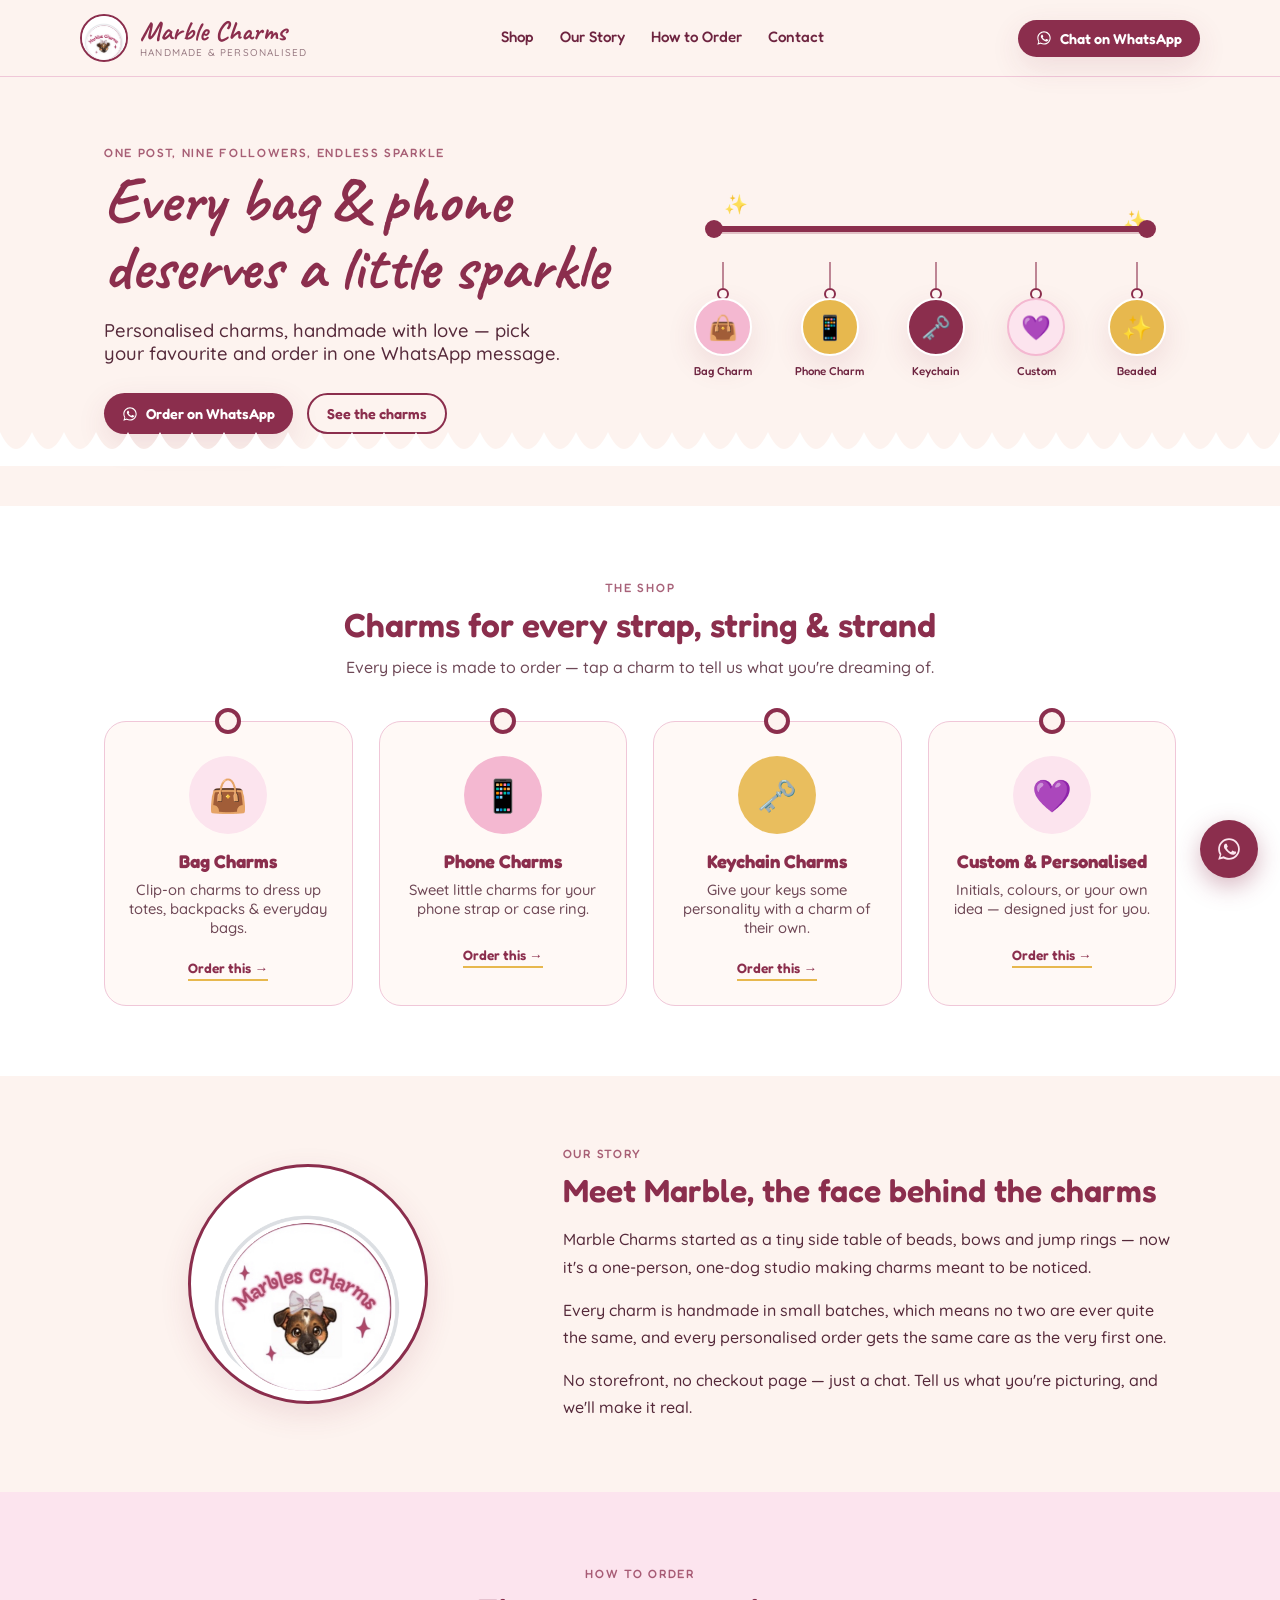
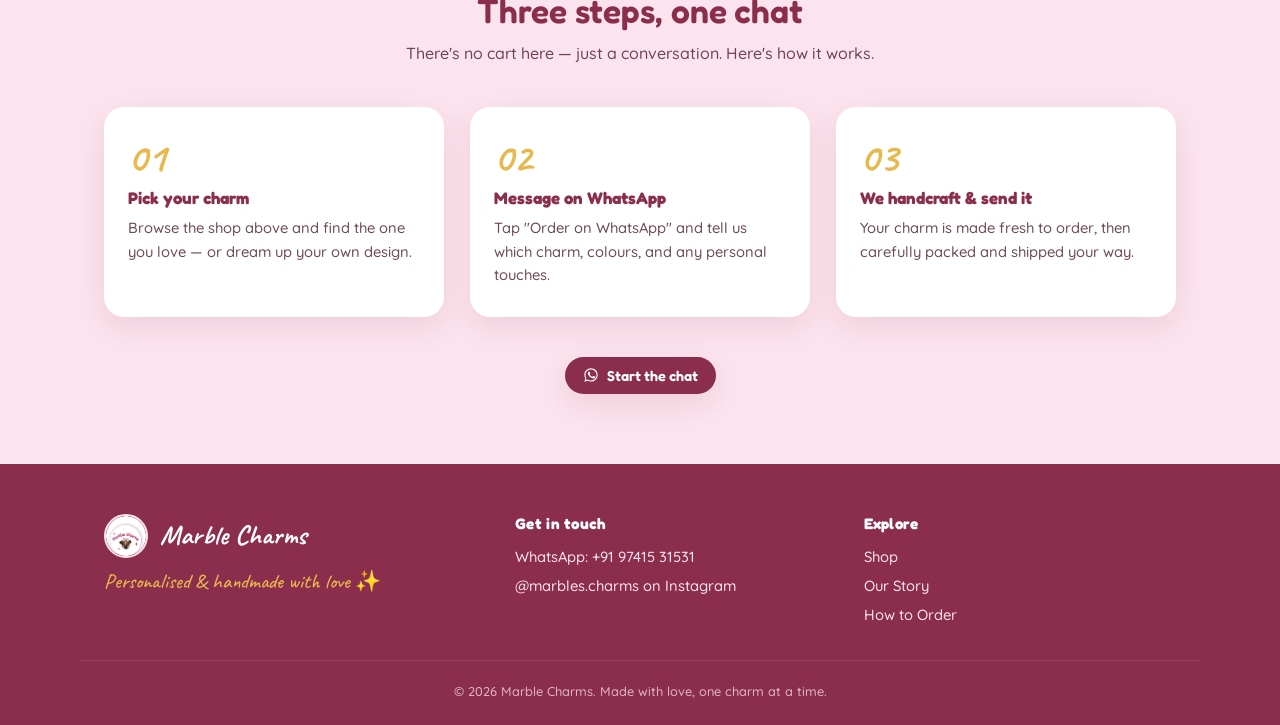
<file: index.html>
<!DOCTYPE html>
<html lang="en">
<head>
<meta charset="UTF-8">
<meta name="viewport" content="width=device-width, initial-scale=1.0">
<title>Marble Charms — Handmade Bag & Phone Charms</title>
<meta name="description" content="Personalised bag and phone charms, handmade with love. Order straight over WhatsApp.">
<link rel="icon" type="image/png" href="assets/favicon.png">
<link rel="preconnect" href="https://fonts.googleapis.com">
<link rel="preconnect" href="https://fonts.gstatic.com" crossorigin>
<link href="https://fonts.googleapis.com/css2?family=Caveat:wght@500;700&family=Fredoka:wght@500;600;700&family=Quicksand:wght@400;500;600;700&display=swap" rel="stylesheet">
<style>
  :root{
    --cream: #FDF3EF;
    --cream-soft: #FFF9F6;
    --wine: #8B2E4D;
    --wine-deep: #6E2440;
    --pink: #F4B8D1;
    --pink-soft: #FCE4EE;
    --pink-line: #F0C7D8;
    --gold: #E7B84E;
    --ink: #55293A;
    --white: #FFFFFF;
    --shadow: 0 10px 30px rgba(139,46,77,0.12);
  }

  * { box-sizing: border-box; }

  html { scroll-behavior: smooth; }

  body{
    margin:0;
    background: var(--cream);
    color: var(--ink);
    font-family: 'Quicksand', sans-serif;
    font-weight: 500;
    -webkit-font-smoothing: antialiased;
  }

  a { color: inherit; }

  img { max-width: 100%; display:block; }

  .display{
    font-family: 'Caveat', cursive;
    font-weight: 700;
  }

  .heading{
    font-family: 'Fredoka', sans-serif;
    font-weight: 600;
    color: var(--wine);
  }

  .eyebrow{
    font-family: 'Fredoka', sans-serif;
    font-size: 0.75rem;
    letter-spacing: 0.14em;
    text-transform: uppercase;
    color: var(--wine);
    opacity: 0.75;
  }

  .wrap{
    max-width: 1120px;
    margin: 0 auto;
    padding: 0 24px;
  }

  :focus-visible{
    outline: 3px solid var(--gold);
    outline-offset: 3px;
    border-radius: 6px;
  }

  /* ---------- Header ---------- */
  header{
    position: sticky;
    top: 0;
    z-index: 50;
    background: rgba(253,243,239,0.9);
    backdrop-filter: blur(8px);
    border-bottom: 1px solid var(--pink-line);
  }

  .nav{
    display:flex;
    align-items:center;
    justify-content:space-between;
    padding: 14px 0;
    gap: 16px;
  }

  .brand{
    display:flex;
    align-items:center;
    gap:12px;
    text-decoration:none;
  }

  .brand img{
    width:48px;
    height:48px;
    border-radius:50%;
    border: 2px solid var(--wine);
    background: var(--white);
  }

  .brand-name{
    font-family:'Caveat', cursive;
    font-weight:700;
    font-size: 1.7rem;
    color: var(--wine);
    line-height:1;
  }

  .brand-sub{
    display:block;
    font-family:'Quicksand';
    font-size: 0.62rem;
    letter-spacing: 0.12em;
    text-transform: uppercase;
    color: var(--ink);
    opacity:0.6;
  }

  nav.links{
    display:flex;
    gap: 26px;
    list-style:none;
    margin:0;
    padding:0;
    font-family:'Fredoka';
    font-weight:500;
    font-size:0.95rem;
  }

  nav.links a{
    text-decoration:none;
    color: var(--wine-deep);
    position:relative;
    padding-bottom:3px;
  }
  nav.links a:hover{ color: var(--wine); }

  .wa-btn{
    display:inline-flex;
    align-items:center;
    gap:8px;
    background: var(--wine);
    color: var(--white);
    font-family:'Fredoka';
    font-weight:600;
    font-size:0.9rem;
    text-decoration:none;
    padding: 10px 18px;
    border-radius: 999px;
    box-shadow: var(--shadow);
    transition: transform 0.15s ease, background 0.15s ease;
    white-space:nowrap;
  }
  .wa-btn:hover{ background: var(--wine-deep); transform: translateY(-2px); }
  .wa-btn svg{ width:16px; height:16px; flex-shrink:0; }

  .wa-btn.ghost{
    background: transparent;
    color: var(--wine);
    border: 2px solid var(--wine);
    box-shadow:none;
  }
  .wa-btn.ghost:hover{ background: var(--pink-soft); }

  .menu-toggle{
    display:none;
    background:none;
    border:none;
    color: var(--wine);
    font-size:1.6rem;
    cursor:pointer;
  }

  /* ---------- Hero ---------- */
  .hero{
    position:relative;
    padding: 64px 0 40px;
    overflow:hidden;
  }

  .hero-inner{
    display:grid;
    grid-template-columns: 1.1fr 1fr;
    gap: 40px;
    align-items:center;
  }

  .hero h1{
    font-size: clamp(2.6rem, 5vw, 4.4rem);
    line-height: 1.05;
    margin: 6px 0 18px;
    color: var(--wine);
  }

  .hero p.lead{
    font-size: 1.15rem;
    max-width: 42ch;
    margin: 0 0 28px;
    color: var(--ink);
  }

  .hero-ctas{
    display:flex;
    gap:14px;
    flex-wrap:wrap;
  }

  /* Charm rack — signature element */
  .charm-rack{
    position:relative;
    display:flex;
    justify-content:center;
    align-items:flex-start;
    padding-top: 30px;
  }

  .rack-bar{
    position:absolute;
    top: 28px;
    left: 6%;
    right: 6%;
    height: 6px;
    background: var(--wine);
    border-radius: 999px;
    box-shadow: 0 2px 0 rgba(139,46,77,0.25);
  }

  .rack-bar::before, .rack-bar::after{
    content:"";
    position:absolute;
    top:-6px;
    width:18px;
    height:18px;
    border-radius:50%;
    background: var(--wine);
  }
  .rack-bar::before{ left:-9px; }
  .rack-bar::after{ right:-9px; }

  .charms-row{
    position:relative;
    display:flex;
    justify-content:space-between;
    width: 100%;
    padding: 0 2%;
    margin-top: 34px;
  }

  .charm{
    display:flex;
    flex-direction:column;
    align-items:center;
    background:none;
    border:none;
    cursor:pointer;
    padding:0;
    font: inherit;
    transform-origin: top center;
    animation: swing 4.5s ease-in-out infinite;
  }
  .charm:nth-child(1){ animation-delay: 0s; }
  .charm:nth-child(2){ animation-delay: .3s; }
  .charm:nth-child(3){ animation-delay: .6s; }
  .charm:nth-child(4){ animation-delay: .9s; }
  .charm:nth-child(5){ animation-delay: 1.2s; }

  .charm .thread{
    width:2px;
    height:26px;
    background: var(--wine);
    opacity:0.55;
  }
  .charm .ring{
    width:12px;
    height:12px;
    border-radius:50%;
    border: 2px solid var(--wine);
    background: var(--cream-soft);
    margin-bottom:-2px;
  }

  .charm .bauble{
    width:58px;
    height:58px;
    border-radius: 50%;
    display:flex;
    align-items:center;
    justify-content:center;
    font-size:1.5rem;
    box-shadow: var(--shadow);
    border: 2px solid var(--white);
  }
  .charm:nth-child(1) .bauble{ background: var(--pink); }
  .charm:nth-child(2) .bauble{ background: var(--gold); }
  .charm:nth-child(3) .bauble{ background: var(--wine); }
  .charm:nth-child(4) .bauble{ background: var(--pink-soft); border-color: var(--pink); }
  .charm:nth-child(5) .bauble{ background: var(--gold); }

  .charm .label{
    margin-top:8px;
    font-family:'Fredoka';
    font-size: 0.72rem;
    color: var(--wine-deep);
    text-align:center;
    max-width: 70px;
  }

  @keyframes swing{
    0%, 100% { transform: rotate(-4deg); }
    50% { transform: rotate(4deg); }
  }

  @media (prefers-reduced-motion: reduce){
    html{ scroll-behavior:auto; }
    .charm{ animation: none; }
  }

  .sparkle{
    position:absolute;
    color: var(--gold);
    font-size: 1.2rem;
    opacity:0.8;
  }

  /* ---------- Scallop divider ---------- */
  .scallop{
    width:100%;
    height: 34px;
    display:block;
    margin-top: -2px;
  }

  /* ---------- Section shared ---------- */
  section{ padding: 70px 0; }
  .section-head{
    text-align:center;
    max-width: 620px;
    margin: 0 auto 44px;
  }
  .section-head h2{
    font-size: 2.1rem;
    margin: 8px 0 12px;
  }
  .section-head p{
    margin:0;
    color: var(--ink);
    opacity:0.85;
  }

  /* ---------- Shop ---------- */
  .shop{ background: var(--white); }

  .shop-grid{
    display:grid;
    grid-template-columns: repeat(4, 1fr);
    gap: 26px;
  }

  .product-card{
    position:relative;
    background: var(--cream-soft);
    border: 1px solid var(--pink-line);
    border-radius: 22px;
    padding: 34px 20px 24px;
    text-align:center;
    transition: transform 0.2s ease, box-shadow 0.2s ease;
  }
  .product-card:hover{
    transform: translateY(-6px);
    box-shadow: var(--shadow);
  }

  .product-card .loop{
    position:absolute;
    top: -14px;
    left:50%;
    transform: translateX(-50%);
    width: 26px;
    height: 26px;
    border-radius:50%;
    border: 4px solid var(--wine);
    background: var(--cream);
  }

  .product-card .icon{
    width:78px;
    height:78px;
    margin: 0 auto 16px;
    border-radius:50%;
    display:flex;
    align-items:center;
    justify-content:center;
    font-size: 2rem;
    background: var(--pink-soft);
  }
  .product-card:nth-child(2) .icon{ background: var(--pink); }
  .product-card:nth-child(3) .icon{ background: var(--gold); opacity:0.9; }
  .product-card:nth-child(4) .icon{ background: var(--pink-soft); }

  .product-card h3{
    font-family:'Fredoka';
    color: var(--wine);
    font-size: 1.15rem;
    margin: 0 0 8px;
  }

  .product-card p{
    font-size: 0.92rem;
    color: var(--ink);
    opacity: 0.85;
    margin: 0 0 20px;
    min-height: 44px;
  }

  .order-link{
    display:inline-flex;
    align-items:center;
    gap:6px;
    font-family:'Fredoka';
    font-weight:600;
    font-size: 0.85rem;
    color: var(--wine);
    text-decoration:none;
    border-bottom: 2px solid var(--gold);
    padding-bottom:2px;
  }
  .order-link:hover{ color: var(--wine-deep); }

  /* ---------- Story ---------- */
  .story{
    background: var(--cream);
  }
  .story-inner{
    display:grid;
    grid-template-columns: 0.8fr 1.2fr;
    gap: 50px;
    align-items:center;
  }

  .story-portrait{
    display:flex;
    justify-content:center;
  }

  .story-portrait .frame{
    width: 240px;
    height: 240px;
    border-radius:50%;
    border: 3px solid var(--wine);
    padding: 10px;
    background: var(--white);
    box-shadow: var(--shadow);
  }
  .story-portrait .frame img{
    border-radius:50%;
    width:100%;
    height:100%;
    object-fit:cover;
  }

  .story-text .eyebrow{ display:block; margin-bottom:10px; }
  .story-text h2{ font-size: 2rem; margin: 0 0 16px; }
  .story-text p{ margin: 0 0 16px; line-height:1.7; }
  .story-text p:last-child{ margin-bottom:0; }

  /* ---------- How to order ---------- */
  .order-steps{
    background: var(--pink-soft);
  }

  .steps-grid{
    display:grid;
    grid-template-columns: repeat(3, 1fr);
    gap: 26px;
    counter-reset: step;
  }

  .step{
    background: var(--white);
    border-radius: 20px;
    padding: 30px 24px;
    position:relative;
    box-shadow: var(--shadow);
  }

  .step .num{
    font-family:'Caveat';
    font-weight:700;
    font-size: 2.6rem;
    color: var(--gold);
    line-height:1;
    display:block;
    margin-bottom: 10px;
  }

  .step h3{
    font-family:'Fredoka';
    color: var(--wine);
    font-size: 1.05rem;
    margin: 0 0 8px;
  }
  .step p{ margin:0; font-size:0.92rem; opacity:0.85; line-height:1.6; }

  .order-cta{
    text-align:center;
    margin-top: 40px;
  }

  /* ---------- Footer ---------- */
  footer{
    background: var(--wine);
    color: var(--pink-soft);
    padding: 50px 0 26px;
  }

  .footer-inner{
    display:grid;
    grid-template-columns: 1.2fr 1fr 1fr;
    gap: 36px;
    margin-bottom: 36px;
  }

  footer .brand-name{ color: var(--white); }
  footer .foot-tagline{
    font-family:'Caveat';
    font-size: 1.3rem;
    color: var(--gold);
    margin: 10px 0 0;
  }

  footer h4{
    font-family:'Fredoka';
    color: var(--white);
    font-size: 0.95rem;
    margin: 0 0 14px;
    letter-spacing: 0.02em;
  }

  footer .foot-brand{
    display:flex;
    align-items:center;
    gap:12px;
  }
  footer .foot-brand img{
    width:44px; height:44px; border-radius:50%;
    border: 2px solid var(--pink-soft);
  }

  footer ul{
    list-style:none;
    margin:0; padding:0;
    display:flex;
    flex-direction:column;
    gap:10px;
    font-size:0.92rem;
  }
  footer a{ text-decoration:none; color: var(--pink-soft); }
  footer a:hover{ color: var(--white); }

  .footer-bottom{
    border-top: 1px solid rgba(255,255,255,0.15);
    padding-top: 22px;
    text-align:center;
    font-size: 0.8rem;
    opacity: 0.75;
  }

  /* ---------- Floating WhatsApp ---------- */
  .float-wa{
    position: fixed;
    bottom: 22px;
    right: 22px;
    width: 58px;
    height: 58px;
    border-radius: 50%;
    background: var(--wine);
    display:flex;
    align-items:center;
    justify-content:center;
    box-shadow: 0 8px 24px rgba(139,46,77,0.35);
    z-index: 60;
    text-decoration:none;
    transition: transform 0.15s ease;
  }
  .float-wa:hover{ transform: scale(1.07); }
  .float-wa svg{ width:26px; height:26px; }

  /* ---------- Responsive ---------- */
  @media (max-width: 900px){
    .hero-inner{ grid-template-columns: 1fr; }
    .story-inner{ grid-template-columns: 1fr; text-align:center; }
    .story-text p{ text-align:left; }
    .shop-grid{ grid-template-columns: repeat(2, 1fr); }
    .steps-grid{ grid-template-columns: 1fr; }
    .footer-inner{ grid-template-columns: 1fr; }
    nav.links{ display:none; }
    .menu-toggle{ display:block; }
  }

  @media (max-width: 560px){
    .shop-grid{ grid-template-columns: 1fr; }
    .charm .label{ display:none; }
    .charms-row{ padding: 0; }
  }
</style>
</head>
<body>

<header>
  <div class="wrap nav">
    <a class="brand" href="#top" aria-label="Marble Charms home">
      <img src="assets/logo.png" alt="Marble Charms logo, a puppy wearing a bow">
      <span>
        <span class="brand-name">Marble Charms</span>
        <span class="brand-sub">Handmade &amp; Personalised</span>
      </span>
    </a>
    <nav class="links" aria-label="Main navigation">
      <a href="#shop">Shop</a>
      <a href="#story">Our Story</a>
      <a href="#order">How to Order</a>
      <a href="#contact">Contact</a>
    </nav>
    <a class="wa-btn" id="nav-wa" href="#" target="_blank" rel="noopener">
      <svg viewBox="0 0 24 24" fill="currentColor"><path d="M17.5 14.4c-.3-.1-1.6-.8-1.9-.9-.2-.1-.4-.1-.6.1-.2.3-.7.9-.8 1-.2.2-.3.2-.5.1-.3-.1-1.2-.4-2.2-1.4-.8-.7-1.4-1.6-1.5-1.9-.2-.3 0-.4.1-.6l.4-.4c.1-.1.2-.3.3-.4.1-.2 0-.4 0-.5-.1-.1-.6-1.5-.8-2-.2-.5-.4-.4-.6-.4h-.5c-.2 0-.5.1-.7.3-.2.3-.9.9-.9 2.2s1 2.6 1.1 2.7c.1.2 2 3 4.7 4.2.7.3 1.2.5 1.6.6.7.2 1.3.2 1.8.1.5-.1 1.6-.7 1.9-1.3.2-.6.2-1.1.2-1.2-.1-.1-.2-.2-.5-.3z"/><path d="M12 2C6.5 2 2 6.4 2 12c0 1.9.5 3.7 1.5 5.3L2 22l4.9-1.3c1.5.8 3.3 1.2 5.1 1.2 5.5 0 10-4.4 10-10S17.5 2 12 2zm0 18.2c-1.6 0-3.2-.4-4.5-1.2l-.3-.2-3 .8.8-2.9-.2-.3C4 15.1 3.6 13.6 3.6 12 3.6 7.3 7.4 3.6 12 3.6s8.4 3.8 8.4 8.4-3.8 8.2-8.4 8.2z"/></svg>
      Chat on WhatsApp
    </a>
    <button class="menu-toggle" id="menu-toggle" aria-label="Open menu" aria-expanded="false">&#9776;</button>
  </div>
</header>

<main id="top">

  <!-- HERO -->
  <section class="hero">
    <div class="wrap hero-inner">
      <div>
        <span class="eyebrow">One post, nine followers, endless sparkle</span>
        <h1 class="display">Every bag &amp; phone<br>deserves a little sparkle</h1>
        <p class="lead">Personalised charms, handmade with love — pick your favourite and order in one WhatsApp message.</p>
        <div class="hero-ctas">
          <a class="wa-btn" id="hero-wa" href="#" target="_blank" rel="noopener">
            <svg viewBox="0 0 24 24" fill="currentColor"><path d="M17.5 14.4c-.3-.1-1.6-.8-1.9-.9-.2-.1-.4-.1-.6.1-.2.3-.7.9-.8 1-.2.2-.3.2-.5.1-.3-.1-1.2-.4-2.2-1.4-.8-.7-1.4-1.6-1.5-1.9-.2-.3 0-.4.1-.6l.4-.4c.1-.1.2-.3.3-.4.1-.2 0-.4 0-.5-.1-.1-.6-1.5-.8-2-.2-.5-.4-.4-.6-.4h-.5c-.2 0-.5.1-.7.3-.2.3-.9.9-.9 2.2s1 2.6 1.1 2.7c.1.2 2 3 4.7 4.2.7.3 1.2.5 1.6.6.7.2 1.3.2 1.8.1.5-.1 1.6-.7 1.9-1.3.2-.6.2-1.1.2-1.2-.1-.1-.2-.2-.5-.3z"/><path d="M12 2C6.5 2 2 6.4 2 12c0 1.9.5 3.7 1.5 5.3L2 22l4.9-1.3c1.5.8 3.3 1.2 5.1 1.2 5.5 0 10-4.4 10-10S17.5 2 12 2zm0 18.2c-1.6 0-3.2-.4-4.5-1.2l-.3-.2-3 .8.8-2.9-.2-.3C4 15.1 3.6 13.6 3.6 12 3.6 7.3 7.4 3.6 12 3.6s8.4 3.8 8.4 8.4-3.8 8.2-8.4 8.2z"/></svg>
            Order on WhatsApp
          </a>
          <a class="wa-btn ghost" href="#shop">See the charms</a>
        </div>
      </div>

      <div class="charm-rack" aria-hidden="false">
        <span class="sparkle" style="top:-6px; left:8%;">&#10024;</span>
        <span class="sparkle" style="top:10px; right:6%;">&#10024;</span>
        <div class="rack-bar"></div>
        <div class="charms-row">
          <button class="charm" data-item="Bag Charm">
            <span class="thread"></span><span class="ring"></span>
            <span class="bauble">&#128092;</span>
            <span class="label">Bag Charm</span>
          </button>
          <button class="charm" data-item="Phone Charm">
            <span class="thread"></span><span class="ring"></span>
            <span class="bauble">&#128241;</span>
            <span class="label">Phone Charm</span>
          </button>
          <button class="charm" data-item="Keychain Charm">
            <span class="thread"></span><span class="ring"></span>
            <span class="bauble">&#128477;&#65039;</span>
            <span class="label">Keychain</span>
          </button>
          <button class="charm" data-item="Custom Charm">
            <span class="thread"></span><span class="ring"></span>
            <span class="bauble">&#128156;</span>
            <span class="label">Custom</span>
          </button>
          <button class="charm" data-item="Beaded Charm">
            <span class="thread"></span><span class="ring"></span>
            <span class="bauble">&#10024;</span>
            <span class="label">Beaded</span>
          </button>
        </div>
      </div>
    </div>

    <svg class="scallop" viewBox="0 0 1200 34" preserveAspectRatio="none">
      <path d="M0,0 Q15,34 30,0 Q45,34 60,0 Q75,34 90,0 Q105,34 120,0 Q135,34 150,0 Q165,34 180,0 Q195,34 210,0 Q225,34 240,0 Q255,34 270,0 Q285,34 300,0 Q315,34 330,0 Q345,34 360,0 Q375,34 390,0 Q405,34 420,0 Q435,34 450,0 Q465,34 480,0 Q495,34 510,0 Q525,34 540,0 Q555,34 570,0 Q585,34 600,0 Q615,34 630,0 Q645,34 660,0 Q675,34 690,0 Q705,34 720,0 Q735,34 750,0 Q765,34 780,0 Q795,34 810,0 Q825,34 840,0 Q855,34 870,0 Q885,34 900,0 Q915,34 930,0 Q945,34 960,0 Q975,34 990,0 Q1005,34 1020,0 Q1035,34 1050,0 Q1065,34 1080,0 Q1095,34 1110,0 Q1125,34 1140,0 Q1155,34 1170,0 Q1185,34 1200,0 L1200,34 L0,34 Z" fill="#ffffff"/>
    </svg>
  </section>

  <!-- SHOP -->
  <section class="shop" id="shop">
    <div class="wrap">
      <div class="section-head">
        <span class="eyebrow">The Shop</span>
        <h2 class="heading">Charms for every strap, string &amp; strand</h2>
        <p>Every piece is made to order — tap a charm to tell us what you're dreaming of.</p>
      </div>

      <div class="shop-grid">
        <article class="product-card">
          <span class="loop"></span>
          <div class="icon">&#128092;</div>
          <h3>Bag Charms</h3>
          <p>Clip-on charms to dress up totes, backpacks &amp; everyday bags.</p>
          <a class="order-link" data-item="Bag Charm" href="#">Order this &#8594;</a>
        </article>

        <article class="product-card">
          <span class="loop"></span>
          <div class="icon">&#128241;</div>
          <h3>Phone Charms</h3>
          <p>Sweet little charms for your phone strap or case ring.</p>
          <a class="order-link" data-item="Phone Charm" href="#">Order this &#8594;</a>
        </article>

        <article class="product-card">
          <span class="loop"></span>
          <div class="icon">&#128477;&#65039;</div>
          <h3>Keychain Charms</h3>
          <p>Give your keys some personality with a charm of their own.</p>
          <a class="order-link" data-item="Keychain Charm" href="#">Order this &#8594;</a>
        </article>

        <article class="product-card">
          <span class="loop"></span>
          <div class="icon">&#128156;</div>
          <h3>Custom &amp; Personalised</h3>
          <p>Initials, colours, or your own idea — designed just for you.</p>
          <a class="order-link" data-item="Custom Charm" href="#">Order this &#8594;</a>
        </article>
      </div>
    </div>
  </section>

  <!-- STORY -->
  <section class="story" id="story">
    <div class="wrap story-inner">
      <div class="story-portrait">
        <div class="frame">
          <img src="assets/logo.png" alt="Marble the dog, mascot of Marble Charms">
        </div>
      </div>
      <div class="story-text">
        <span class="eyebrow">Our Story</span>
        <h2 class="heading">Meet Marble, the face behind the charms</h2>
        <p>Marble Charms started as a tiny side table of beads, bows and jump rings — now it's a one-person, one-dog studio making charms meant to be noticed.</p>
        <p>Every charm is handmade in small batches, which means no two are ever quite the same, and every personalised order gets the same care as the very first one.</p>
        <p>No storefront, no checkout page — just a chat. Tell us what you're picturing, and we'll make it real.</p>
      </div>
    </div>
  </section>

  <!-- HOW TO ORDER -->
  <section class="order-steps" id="order">
    <div class="wrap">
      <div class="section-head">
        <span class="eyebrow">How to Order</span>
        <h2 class="heading">Three steps, one chat</h2>
        <p>There's no cart here — just a conversation. Here's how it works.</p>
      </div>

      <div class="steps-grid">
        <div class="step">
          <span class="num">01</span>
          <h3>Pick your charm</h3>
          <p>Browse the shop above and find the one you love — or dream up your own design.</p>
        </div>
        <div class="step">
          <span class="num">02</span>
          <h3>Message on WhatsApp</h3>
          <p>Tap "Order on WhatsApp" and tell us which charm, colours, and any personal touches.</p>
        </div>
        <div class="step">
          <span class="num">03</span>
          <h3>We handcraft &amp; send it</h3>
          <p>Your charm is made fresh to order, then carefully packed and shipped your way.</p>
        </div>
      </div>

      <div class="order-cta">
        <a class="wa-btn" id="order-wa" href="#" target="_blank" rel="noopener">
          <svg viewBox="0 0 24 24" fill="currentColor"><path d="M17.5 14.4c-.3-.1-1.6-.8-1.9-.9-.2-.1-.4-.1-.6.1-.2.3-.7.9-.8 1-.2.2-.3.2-.5.1-.3-.1-1.2-.4-2.2-1.4-.8-.7-1.4-1.6-1.5-1.9-.2-.3 0-.4.1-.6l.4-.4c.1-.1.2-.3.3-.4.1-.2 0-.4 0-.5-.1-.1-.6-1.5-.8-2-.2-.5-.4-.4-.6-.4h-.5c-.2 0-.5.1-.7.3-.2.3-.9.9-.9 2.2s1 2.6 1.1 2.7c.1.2 2 3 4.7 4.2.7.3 1.2.5 1.6.6.7.2 1.3.2 1.8.1.5-.1 1.6-.7 1.9-1.3.2-.6.2-1.1.2-1.2-.1-.1-.2-.2-.5-.3z"/><path d="M12 2C6.5 2 2 6.4 2 12c0 1.9.5 3.7 1.5 5.3L2 22l4.9-1.3c1.5.8 3.3 1.2 5.1 1.2 5.5 0 10-4.4 10-10S17.5 2 12 2zm0 18.2c-1.6 0-3.2-.4-4.5-1.2l-.3-.2-3 .8.8-2.9-.2-.3C4 15.1 3.6 13.6 3.6 12 3.6 7.3 7.4 3.6 12 3.6s8.4 3.8 8.4 8.4-3.8 8.2-8.4 8.2z"/></svg>
          Start the chat
        </a>
      </div>
    </div>
  </section>

</main>

<footer id="contact">
  <div class="wrap footer-inner">
    <div>
      <div class="foot-brand">
        <img src="assets/logo.png" alt="Marble Charms logo">
        <span class="brand-name display">Marble Charms</span>
      </div>
      <p class="foot-tagline">Personalised &amp; handmade with love ✨</p>
    </div>

    <div>
      <h4>Get in touch</h4>
      <ul>
        <li><a id="foot-wa" href="#" target="_blank" rel="noopener">WhatsApp: +91 97415 31531</a></li>
        <li><a href="https://instagram.com/marbles.charms" target="_blank" rel="noopener">@marbles.charms on Instagram</a></li>
      </ul>
    </div>

    <div>
      <h4>Explore</h4>
      <ul>
        <li><a href="#shop">Shop</a></li>
        <li><a href="#story">Our Story</a></li>
        <li><a href="#order">How to Order</a></li>
      </ul>
    </div>
  </div>

  <div class="wrap footer-bottom">
    &copy; <span id="year"></span> Marble Charms. Made with love, one charm at a time.
  </div>
</footer>

<a class="float-wa" id="float-wa" href="#" target="_blank" rel="noopener" aria-label="Chat with Marble Charms on WhatsApp">
  <svg viewBox="0 0 24 24" fill="#FCE4EE"><path d="M17.5 14.4c-.3-.1-1.6-.8-1.9-.9-.2-.1-.4-.1-.6.1-.2.3-.7.9-.8 1-.2.2-.3.2-.5.1-.3-.1-1.2-.4-2.2-1.4-.8-.7-1.4-1.6-1.5-1.9-.2-.3 0-.4.1-.6l.4-.4c.1-.1.2-.3.3-.4.1-.2 0-.4 0-.5-.1-.1-.6-1.5-.8-2-.2-.5-.4-.4-.6-.4h-.5c-.2 0-.5.1-.7.3-.2.3-.9.9-.9 2.2s1 2.6 1.1 2.7c.1.2 2 3 4.7 4.2.7.3 1.2.5 1.6.6.7.2 1.3.2 1.8.1.5-.1 1.6-.7 1.9-1.3.2-.6.2-1.1.2-1.2-.1-.1-.2-.2-.5-.3z"/><path d="M12 2C6.5 2 2 6.4 2 12c0 1.9.5 3.7 1.5 5.3L2 22l4.9-1.3c1.5.8 3.3 1.2 5.1 1.2 5.5 0 10-4.4 10-10S17.5 2 12 2zm0 18.2c-1.6 0-3.2-.4-4.5-1.2l-.3-.2-3 .8.8-2.9-.2-.3C4 15.1 3.6 13.6 3.6 12 3.6 7.3 7.4 3.6 12 3.6s8.4 3.8 8.4 8.4-3.8 8.2-8.4 8.2z"/></svg>
</a>

<script>
  // ---- WhatsApp config ----
  var WHATSAPP_NUMBER = "919741531531"; // +91 97415 31531, digits only with country code
  var DEFAULT_MESSAGE = "Hi Marble Charms! ✨ I'd love to order a charm.";

  function buildWaLink(item){
    var msg = item
      ? "Hi Marble Charms! ✨ I'd love to order a " + item + "."
      : DEFAULT_MESSAGE;
    return "https://wa.me/" + WHATSAPP_NUMBER + "?text=" + encodeURIComponent(msg);
  }

  // Set default links
  ["nav-wa","hero-wa","order-wa","float-wa","foot-wa"].forEach(function(id){
    var el = document.getElementById(id);
    if (el) el.href = buildWaLink();
  });

  // Charm bar buttons + product card order links carry the specific item
  document.querySelectorAll(".charm, .order-link").forEach(function(el){
    el.addEventListener("click", function(e){
      e.preventDefault();
      var item = el.getAttribute("data-item");
      window.open(buildWaLink(item), "_blank", "noopener");
    });
  });

  document.getElementById("year").textContent = new Date().getFullYear();

  // Mobile menu toggle: reuse nav links in a simple dropdown
  var toggle = document.getElementById("menu-toggle");
  toggle.addEventListener("click", function(){
    var links = document.querySelector("nav.links");
    var expanded = toggle.getAttribute("aria-expanded") === "true";
    toggle.setAttribute("aria-expanded", String(!expanded));
    links.style.display = expanded ? "none" : "flex";
    links.style.flexDirection = "column";
    links.style.position = "absolute";
    links.style.top = "64px";
    links.style.right = "24px";
    links.style.background = "#FFF9F6";
    links.style.padding = "16px 22px";
    links.style.borderRadius = "16px";
    links.style.boxShadow = "0 10px 30px rgba(139,46,77,0.12)";
    links.style.gap = "14px";
  });
</script>

</body>
</html>
</file>
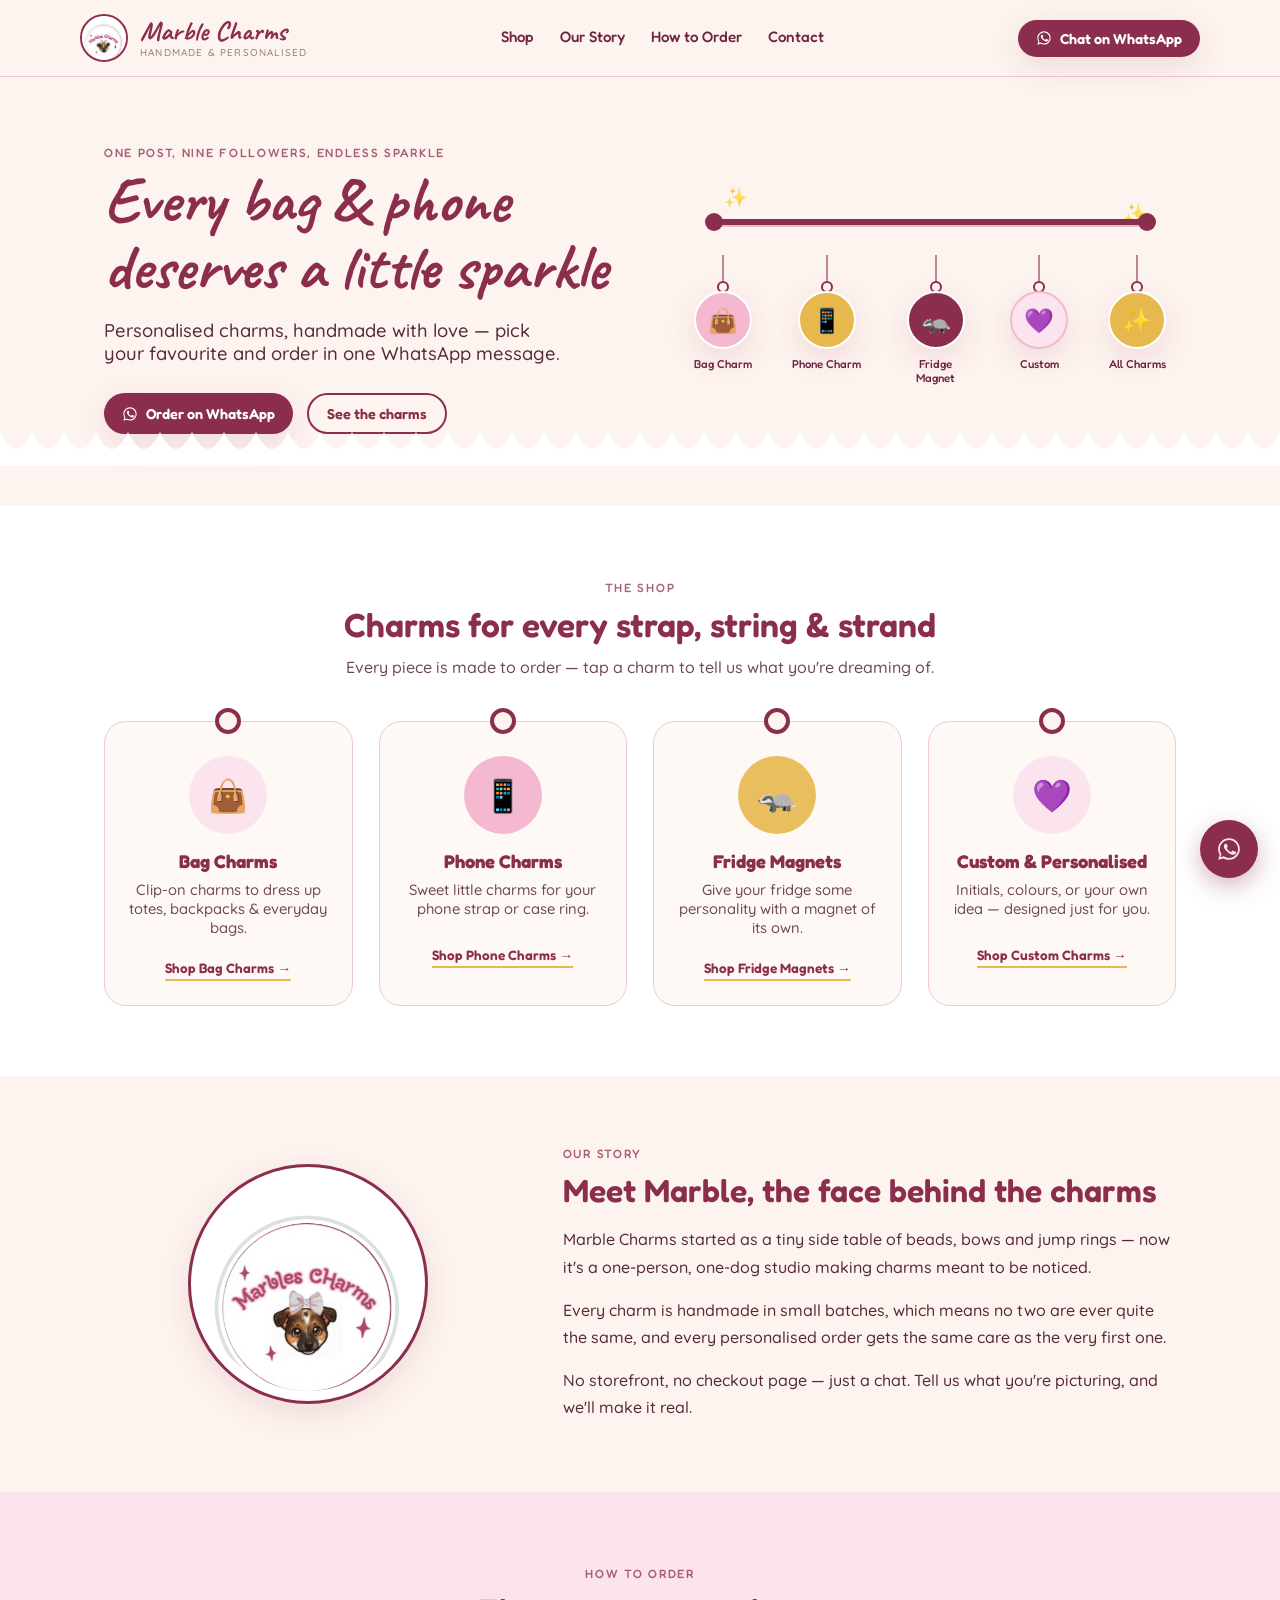
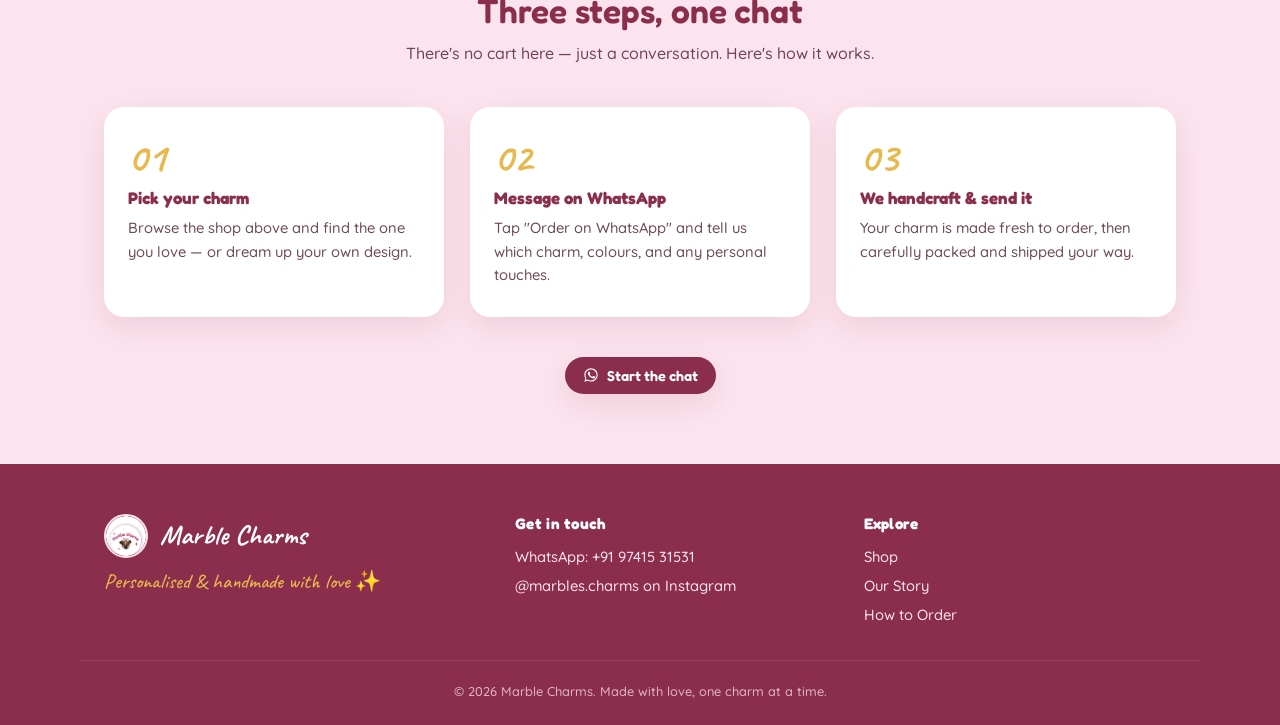
<file: marble-charms/index.html>
<!DOCTYPE html>
<html lang="en">
<head>
<meta charset="UTF-8">
<meta name="viewport" content="width=device-width, initial-scale=1.0">
<title>Marble Charms — Handmade Bag & Phone Charms</title>
<meta name="description" content="Personalised bag and phone charms, handmade with love. Order straight over WhatsApp.">
<link rel="icon" type="image/png" href="assets/favicon.png">
<link rel="preconnect" href="https://fonts.googleapis.com">
<link rel="preconnect" href="https://fonts.gstatic.com" crossorigin>
<link href="https://fonts.googleapis.com/css2?family=Caveat:wght@500;700&family=Fredoka:wght@500;600;700&family=Quicksand:wght@400;500;600;700&display=swap" rel="stylesheet">
<link rel="stylesheet" href="assets/css/style.css">
</head>
<body>

<header>
  <div class="wrap nav">
    <a class="brand" href="#top" aria-label="Marble Charms home">
      <img src="assets/logo.png" alt="Marble Charms logo, a puppy wearing a bow">
      <span>
        <span class="brand-name">Marble Charms</span>
        <span class="brand-sub">Handmade &amp; Personalised</span>
      </span>
    </a>
    <nav class="links" aria-label="Main navigation">
      <a href="#shop">Shop</a>
      <a href="#story">Our Story</a>
      <a href="#order">How to Order</a>
      <a href="#contact">Contact</a>
    </nav>
    <a class="wa-btn" id="nav-wa" href="#" target="_blank" rel="noopener">
      <svg viewBox="0 0 24 24" fill="currentColor"><path d="M17.5 14.4c-.3-.1-1.6-.8-1.9-.9-.2-.1-.4-.1-.6.1-.2.3-.7.9-.8 1-.2.2-.3.2-.5.1-.3-.1-1.2-.4-2.2-1.4-.8-.7-1.4-1.6-1.5-1.9-.2-.3 0-.4.1-.6l.4-.4c.1-.1.2-.3.3-.4.1-.2 0-.4 0-.5-.1-.1-.6-1.5-.8-2-.2-.5-.4-.4-.6-.4h-.5c-.2 0-.5.1-.7.3-.2.3-.9.9-.9 2.2s1 2.6 1.1 2.7c.1.2 2 3 4.7 4.2.7.3 1.2.5 1.6.6.7.2 1.3.2 1.8.1.5-.1 1.6-.7 1.9-1.3.2-.6.2-1.1.2-1.2-.1-.1-.2-.2-.5-.3z"/><path d="M12 2C6.5 2 2 6.4 2 12c0 1.9.5 3.7 1.5 5.3L2 22l4.9-1.3c1.5.8 3.3 1.2 5.1 1.2 5.5 0 10-4.4 10-10S17.5 2 12 2zm0 18.2c-1.6 0-3.2-.4-4.5-1.2l-.3-.2-3 .8.8-2.9-.2-.3C4 15.1 3.6 13.6 3.6 12 3.6 7.3 7.4 3.6 12 3.6s8.4 3.8 8.4 8.4-3.8 8.2-8.4 8.2z"/></svg>
      Chat on WhatsApp
    </a>
    <button class="menu-toggle" id="menu-toggle" aria-label="Open menu" aria-expanded="false">&#9776;</button>
  </div>
</header>

<main id="top">

  <!-- HERO -->
  <section class="hero">
    <div class="wrap hero-inner">
      <div>
        <span class="eyebrow">One post, nine followers, endless sparkle</span>
        <h1 class="display">Every bag &amp; phone<br>deserves a little sparkle</h1>
        <p class="lead">Personalised charms, handmade with love — pick your favourite and order in one WhatsApp message.</p>
        <div class="hero-ctas">
          <a class="wa-btn" id="hero-wa" href="#" target="_blank" rel="noopener">
            <svg viewBox="0 0 24 24" fill="currentColor"><path d="M17.5 14.4c-.3-.1-1.6-.8-1.9-.9-.2-.1-.4-.1-.6.1-.2.3-.7.9-.8 1-.2.2-.3.2-.5.1-.3-.1-1.2-.4-2.2-1.4-.8-.7-1.4-1.6-1.5-1.9-.2-.3 0-.4.1-.6l.4-.4c.1-.1.2-.3.3-.4.1-.2 0-.4 0-.5-.1-.1-.6-1.5-.8-2-.2-.5-.4-.4-.6-.4h-.5c-.2 0-.5.1-.7.3-.2.3-.9.9-.9 2.2s1 2.6 1.1 2.7c.1.2 2 3 4.7 4.2.7.3 1.2.5 1.6.6.7.2 1.3.2 1.8.1.5-.1 1.6-.7 1.9-1.3.2-.6.2-1.1.2-1.2-.1-.1-.2-.2-.5-.3z"/><path d="M12 2C6.5 2 2 6.4 2 12c0 1.9.5 3.7 1.5 5.3L2 22l4.9-1.3c1.5.8 3.3 1.2 5.1 1.2 5.5 0 10-4.4 10-10S17.5 2 12 2zm0 18.2c-1.6 0-3.2-.4-4.5-1.2l-.3-.2-3 .8.8-2.9-.2-.3C4 15.1 3.6 13.6 3.6 12 3.6 7.3 7.4 3.6 12 3.6s8.4 3.8 8.4 8.4-3.8 8.2-8.4 8.2z"/></svg>
            Order on WhatsApp
          </a>
          <a class="wa-btn ghost" href="#shop">See the charms</a>
        </div>
      </div>

      <div class="charm-rack" aria-hidden="false">
        <span class="sparkle" style="top:-6px; left:8%;">&#10024;</span>
        <span class="sparkle" style="top:10px; right:6%;">&#10024;</span>
        <div class="rack-bar"></div>
        <div class="charms-row">
          <a class="charm" href="category.html?cat=bag-charm">
            <span class="thread"></span><span class="ring"></span>
            <span class="bauble">&#128092;</span>
            <span class="label">Bag Charm</span>
          </a>
          <a class="charm" href="category.html?cat=phone-charm">
            <span class="thread"></span><span class="ring"></span>
            <span class="bauble">&#128241;</span>
            <span class="label">Phone Charm</span>
          </a>
          <a class="charm" href="category.html?cat=fridge-magnet-charm">
            <span class="thread"></span><span class="ring"></span>
            <span class="bauble">&#129441;</span>
            <span class="label">Fridge Magnet</span>
          </a>
          <a class="charm" href="custom-request.html">
            <span class="thread"></span><span class="ring"></span>
            <span class="bauble">&#128156;</span>
            <span class="label">Custom</span>
          </a>
          <a class="charm" href="category.html?cat=bag-charm">
            <span class="thread"></span><span class="ring"></span>
            <span class="bauble">&#10024;</span>
            <span class="label">All Charms</span>
          </a>
        </div>
      </div>
    </div>

    <svg class="scallop" viewBox="0 0 1200 34" preserveAspectRatio="none">
      <path d="M0,0 Q15,34 30,0 Q45,34 60,0 Q75,34 90,0 Q105,34 120,0 Q135,34 150,0 Q165,34 180,0 Q195,34 210,0 Q225,34 240,0 Q255,34 270,0 Q285,34 300,0 Q315,34 330,0 Q345,34 360,0 Q375,34 390,0 Q405,34 420,0 Q435,34 450,0 Q465,34 480,0 Q495,34 510,0 Q525,34 540,0 Q555,34 570,0 Q585,34 600,0 Q615,34 630,0 Q645,34 660,0 Q675,34 690,0 Q705,34 720,0 Q735,34 750,0 Q765,34 780,0 Q795,34 810,0 Q825,34 840,0 Q855,34 870,0 Q885,34 900,0 Q915,34 930,0 Q945,34 960,0 Q975,34 990,0 Q1005,34 1020,0 Q1035,34 1050,0 Q1065,34 1080,0 Q1095,34 1110,0 Q1125,34 1140,0 Q1155,34 1170,0 Q1185,34 1200,0 L1200,34 L0,34 Z" fill="#ffffff"/>
    </svg>
  </section>

  <!-- SHOP -->
  <section class="shop" id="shop">
    <div class="wrap">
      <div class="section-head">
        <span class="eyebrow">The Shop</span>
        <h2 class="heading">Charms for every strap, string &amp; strand</h2>
        <p>Every piece is made to order — tap a charm to tell us what you're dreaming of.</p>
      </div>

      <div class="shop-grid">
        <article class="product-card">
          <span class="loop"></span>
          <div class="icon">&#128092;</div>
          <h3>Bag Charms</h3>
          <p>Clip-on charms to dress up totes, backpacks &amp; everyday bags.</p>
          <a class="order-link" href="category.html?cat=bag-charm">Shop Bag Charms &#8594;</a>
        </article>

        <article class="product-card">
          <span class="loop"></span>
          <div class="icon">&#128241;</div>
          <h3>Phone Charms</h3>
          <p>Sweet little charms for your phone strap or case ring.</p>
          <a class="order-link" href="category.html?cat=phone-charm">Shop Phone Charms &#8594;</a>
        </article>

        <article class="product-card">
          <span class="loop"></span>
          <div class="icon">&#129441;</div>
          <h3>Fridge Magnets</h3>
          <p>Give your fridge some personality with a magnet of its own.</p>
          <a class="order-link" href="category.html?cat=fridge-magnet-charm">Shop Fridge Magnets &#8594;</a>
        </article>

        <article class="product-card">
          <span class="loop"></span>
          <div class="icon">&#128156;</div>
          <h3>Custom &amp; Personalised</h3>
          <p>Initials, colours, or your own idea — designed just for you.</p>
          <a class="order-link" href="custom-request.html">Shop Custom Charms &#8594;</a>
        </article>
      </div>
    </div>
  </section>

  <!-- STORY -->
  <section class="story" id="story">
    <div class="wrap story-inner">
      <div class="story-portrait">
        <div class="frame">
          <img src="assets/logo.png" alt="Marble the dog, mascot of Marble Charms">
        </div>
      </div>
      <div class="story-text">
        <span class="eyebrow">Our Story</span>
        <h2 class="heading">Meet Marble, the face behind the charms</h2>
        <p>Marble Charms started as a tiny side table of beads, bows and jump rings — now it's a one-person, one-dog studio making charms meant to be noticed.</p>
        <p>Every charm is handmade in small batches, which means no two are ever quite the same, and every personalised order gets the same care as the very first one.</p>
        <p>No storefront, no checkout page — just a chat. Tell us what you're picturing, and we'll make it real.</p>
      </div>
    </div>
  </section>

  <!-- HOW TO ORDER -->
  <section class="order-steps" id="order">
    <div class="wrap">
      <div class="section-head">
        <span class="eyebrow">How to Order</span>
        <h2 class="heading">Three steps, one chat</h2>
        <p>There's no cart here — just a conversation. Here's how it works.</p>
      </div>

      <div class="steps-grid">
        <div class="step">
          <span class="num">01</span>
          <h3>Pick your charm</h3>
          <p>Browse the shop above and find the one you love — or dream up your own design.</p>
        </div>
        <div class="step">
          <span class="num">02</span>
          <h3>Message on WhatsApp</h3>
          <p>Tap "Order on WhatsApp" and tell us which charm, colours, and any personal touches.</p>
        </div>
        <div class="step">
          <span class="num">03</span>
          <h3>We handcraft &amp; send it</h3>
          <p>Your charm is made fresh to order, then carefully packed and shipped your way.</p>
        </div>
      </div>

      <div class="order-cta">
        <a class="wa-btn" id="order-wa" href="#" target="_blank" rel="noopener">
          <svg viewBox="0 0 24 24" fill="currentColor"><path d="M17.5 14.4c-.3-.1-1.6-.8-1.9-.9-.2-.1-.4-.1-.6.1-.2.3-.7.9-.8 1-.2.2-.3.2-.5.1-.3-.1-1.2-.4-2.2-1.4-.8-.7-1.4-1.6-1.5-1.9-.2-.3 0-.4.1-.6l.4-.4c.1-.1.2-.3.3-.4.1-.2 0-.4 0-.5-.1-.1-.6-1.5-.8-2-.2-.5-.4-.4-.6-.4h-.5c-.2 0-.5.1-.7.3-.2.3-.9.9-.9 2.2s1 2.6 1.1 2.7c.1.2 2 3 4.7 4.2.7.3 1.2.5 1.6.6.7.2 1.3.2 1.8.1.5-.1 1.6-.7 1.9-1.3.2-.6.2-1.1.2-1.2-.1-.1-.2-.2-.5-.3z"/><path d="M12 2C6.5 2 2 6.4 2 12c0 1.9.5 3.7 1.5 5.3L2 22l4.9-1.3c1.5.8 3.3 1.2 5.1 1.2 5.5 0 10-4.4 10-10S17.5 2 12 2zm0 18.2c-1.6 0-3.2-.4-4.5-1.2l-.3-.2-3 .8.8-2.9-.2-.3C4 15.1 3.6 13.6 3.6 12 3.6 7.3 7.4 3.6 12 3.6s8.4 3.8 8.4 8.4-3.8 8.2-8.4 8.2z"/></svg>
          Start the chat
        </a>
      </div>
    </div>
  </section>

</main>

<footer id="contact">
  <div class="wrap footer-inner">
    <div>
      <div class="foot-brand">
        <img src="assets/logo.png" alt="Marble Charms logo">
        <span class="brand-name display">Marble Charms</span>
      </div>
      <p class="foot-tagline">Personalised &amp; handmade with love ✨</p>
    </div>

    <div>
      <h4>Get in touch</h4>
      <ul>
        <li><a id="foot-wa" href="#" target="_blank" rel="noopener">WhatsApp: +91 97415 31531</a></li>
        <li><a href="https://instagram.com/marbles.charms" target="_blank" rel="noopener">@marbles.charms on Instagram</a></li>
      </ul>
    </div>

    <div>
      <h4>Explore</h4>
      <ul>
        <li><a href="#shop">Shop</a></li>
        <li><a href="#story">Our Story</a></li>
        <li><a href="#order">How to Order</a></li>
      </ul>
    </div>
  </div>

  <div class="wrap footer-bottom">
    &copy; <span id="year"></span> Marble Charms. Made with love, one charm at a time.
  </div>
</footer>

<a class="float-wa" id="float-wa" href="#" target="_blank" rel="noopener" aria-label="Chat with Marble Charms on WhatsApp">
  <svg viewBox="0 0 24 24" fill="#FCE4EE"><path d="M17.5 14.4c-.3-.1-1.6-.8-1.9-.9-.2-.1-.4-.1-.6.1-.2.3-.7.9-.8 1-.2.2-.3.2-.5.1-.3-.1-1.2-.4-2.2-1.4-.8-.7-1.4-1.6-1.5-1.9-.2-.3 0-.4.1-.6l.4-.4c.1-.1.2-.3.3-.4.1-.2 0-.4 0-.5-.1-.1-.6-1.5-.8-2-.2-.5-.4-.4-.6-.4h-.5c-.2 0-.5.1-.7.3-.2.3-.9.9-.9 2.2s1 2.6 1.1 2.7c.1.2 2 3 4.7 4.2.7.3 1.2.5 1.6.6.7.2 1.3.2 1.8.1.5-.1 1.6-.7 1.9-1.3.2-.6.2-1.1.2-1.2-.1-.1-.2-.2-.5-.3z"/><path d="M12 2C6.5 2 2 6.4 2 12c0 1.9.5 3.7 1.5 5.3L2 22l4.9-1.3c1.5.8 3.3 1.2 5.1 1.2 5.5 0 10-4.4 10-10S17.5 2 12 2zm0 18.2c-1.6 0-3.2-.4-4.5-1.2l-.3-.2-3 .8.8-2.9-.2-.3C4 15.1 3.6 13.6 3.6 12 3.6 7.3 7.4 3.6 12 3.6s8.4 3.8 8.4 8.4-3.8 8.2-8.4 8.2z"/></svg>
</a>

<script src="assets/js/app.js"></script>

</body>
</html>
</file>
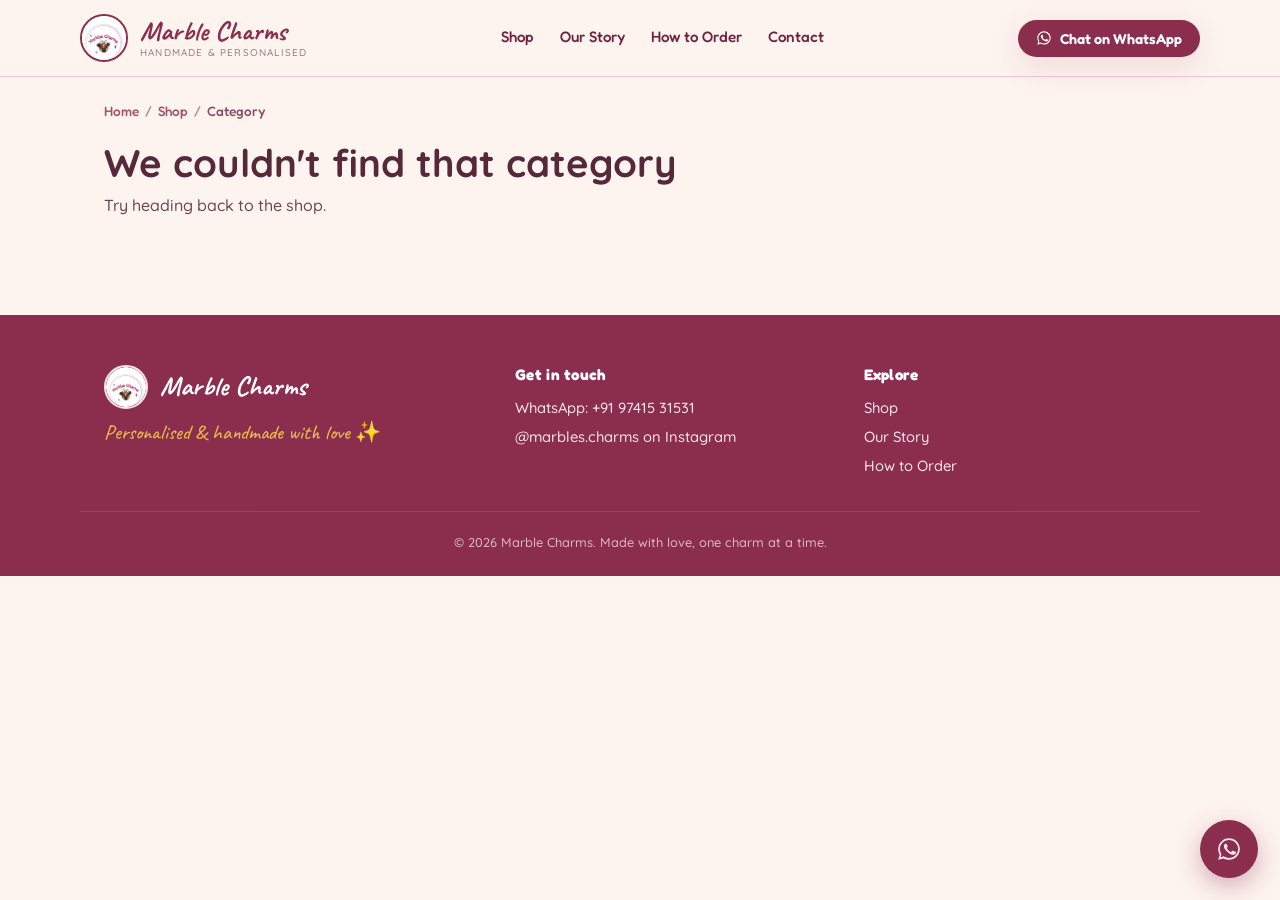
<file: category.html>
<!DOCTYPE html>
<html lang="en">
<head>
<meta charset="UTF-8">
<meta name="viewport" content="width=device-width, initial-scale=1.0">
<title>Shop — Marble Charms</title>
<meta name="description" content="Browse handmade charms by category, personalised & made to order.">
<link rel="icon" type="image/png" href="assets/favicon.png">
<link rel="preconnect" href="https://fonts.googleapis.com">
<link rel="preconnect" href="https://fonts.gstatic.com" crossorigin>
<link href="https://fonts.googleapis.com/css2?family=Caveat:wght@500;700&family=Fredoka:wght@500;600;700&family=Quicksand:wght@400;500;600;700&display=swap" rel="stylesheet">
<link rel="stylesheet" href="assets/css/style.css">
</head>
<body>

<header>
  <div class="wrap nav">
    <a class="brand" href="index.html" aria-label="Marble Charms home">
      <img src="assets/logo.png" alt="Marble Charms logo, a puppy wearing a bow">
      <span>
        <span class="brand-name">Marble Charms</span>
        <span class="brand-sub">Handmade &amp; Personalised</span>
      </span>
    </a>
    <nav class="links" aria-label="Main navigation">
      <a href="index.html#shop">Shop</a>
      <a href="index.html#story">Our Story</a>
      <a href="index.html#order">How to Order</a>
      <a href="index.html#contact">Contact</a>
    </nav>
    <a class="wa-btn" id="nav-wa" href="#" target="_blank" rel="noopener">
      <svg viewBox="0 0 24 24" fill="currentColor"><path d="M17.5 14.4c-.3-.1-1.6-.8-1.9-.9-.2-.1-.4-.1-.6.1-.2.3-.7.9-.8 1-.2.2-.3.2-.5.1-.3-.1-1.2-.4-2.2-1.4-.8-.7-1.4-1.6-1.5-1.9-.2-.3 0-.4.1-.6l.4-.4c.1-.1.2-.3.3-.4.1-.2 0-.4 0-.5-.1-.1-.6-1.5-.8-2-.2-.5-.4-.4-.6-.4h-.5c-.2 0-.5.1-.7.3-.2.3-.9.9-.9 2.2s1 2.6 1.1 2.7c.1.2 2 3 4.7 4.2.7.3 1.2.5 1.6.6.7.2 1.3.2 1.8.1.5-.1 1.6-.7 1.9-1.3.2-.6.2-1.1.2-1.2-.1-.1-.2-.2-.5-.3z"/><path d="M12 2C6.5 2 2 6.4 2 12c0 1.9.5 3.7 1.5 5.3L2 22l4.9-1.3c1.5.8 3.3 1.2 5.1 1.2 5.5 0 10-4.4 10-10S17.5 2 12 2zm0 18.2c-1.6 0-3.2-.4-4.5-1.2l-.3-.2-3 .8.8-2.9-.2-.3C4 15.1 3.6 13.6 3.6 12 3.6 7.3 7.4 3.6 12 3.6s8.4 3.8 8.4 8.4-3.8 8.2-8.4 8.2z"/></svg>
      Chat on WhatsApp
    </a>
    <button class="menu-toggle" id="menu-toggle" aria-label="Open menu" aria-expanded="false">&#9776;</button>
  </div>
</header>

<main class="wrap">
  <p class="breadcrumb">
    <a href="index.html">Home</a><span class="sep">/</span><a href="index.html#shop">Shop</a><span class="sep">/</span><span id="breadcrumb-cat">Category</span>
  </p>

  <div class="page-head" id="category-head">
    <span class="eyebrow">Loading…</span>
    <h1>&nbsp;</h1>
  </div>

  <div class="shop-grid" id="category-grid" style="padding-bottom: 60px;"></div>
</main>

<footer id="contact">
  <div class="wrap footer-inner">
    <div>
      <div class="foot-brand">
        <img src="assets/logo.png" alt="Marble Charms logo">
        <span class="brand-name display">Marble Charms</span>
      </div>
      <p class="foot-tagline">Personalised &amp; handmade with love ✨</p>
    </div>

    <div>
      <h4>Get in touch</h4>
      <ul>
        <li><a id="foot-wa" href="#" target="_blank" rel="noopener">WhatsApp: +91 97415 31531</a></li>
        <li><a href="https://instagram.com/marbles.charms" target="_blank" rel="noopener">@marbles.charms on Instagram</a></li>
      </ul>
    </div>

    <div>
      <h4>Explore</h4>
      <ul>
        <li><a href="index.html#shop">Shop</a></li>
        <li><a href="index.html#story">Our Story</a></li>
        <li><a href="index.html#order">How to Order</a></li>
      </ul>
    </div>
  </div>

  <div class="wrap footer-bottom">
    &copy; <span id="year"></span> Marble Charms. Made with love, one charm at a time.
  </div>
</footer>

<a class="float-wa" id="float-wa" href="#" target="_blank" rel="noopener" aria-label="Chat with Marble Charms on WhatsApp">
  <svg viewBox="0 0 24 24" fill="#FCE4EE"><path d="M17.5 14.4c-.3-.1-1.6-.8-1.9-.9-.2-.1-.4-.1-.6.1-.2.3-.7.9-.8 1-.2.2-.3.2-.5.1-.3-.1-1.2-.4-2.2-1.4-.8-.7-1.4-1.6-1.5-1.9-.2-.3 0-.4.1-.6l.4-.4c.1-.1.2-.3.3-.4.1-.2 0-.4 0-.5-.1-.1-.6-1.5-.8-2-.2-.5-.4-.4-.6-.4h-.5c-.2 0-.5.1-.7.3-.2.3-.9.9-.9 2.2s1 2.6 1.1 2.7c.1.2 2 3 4.7 4.2.7.3 1.2.5 1.6.6.7.2 1.3.2 1.8.1.5-.1 1.6-.7 1.9-1.3.2-.6.2-1.1.2-1.2-.1-.1-.2-.2-.5-.3z"/><path d="M12 2C6.5 2 2 6.4 2 12c0 1.9.5 3.7 1.5 5.3L2 22l4.9-1.3c1.5.8 3.3 1.2 5.1 1.2 5.5 0 10-4.4 10-10S17.5 2 12 2zm0 18.2c-1.6 0-3.2-.4-4.5-1.2l-.3-.2-3 .8.8-2.9-.2-.3C4 15.1 3.6 13.6 3.6 12 3.6 7.3 7.4 3.6 12 3.6s8.4 3.8 8.4 8.4-3.8 8.2-8.4 8.2z"/></svg>
</a>

<script src="assets/js/app.js"></script>
<script src="assets/js/category.js"></script>
</body>
</html>
</file>
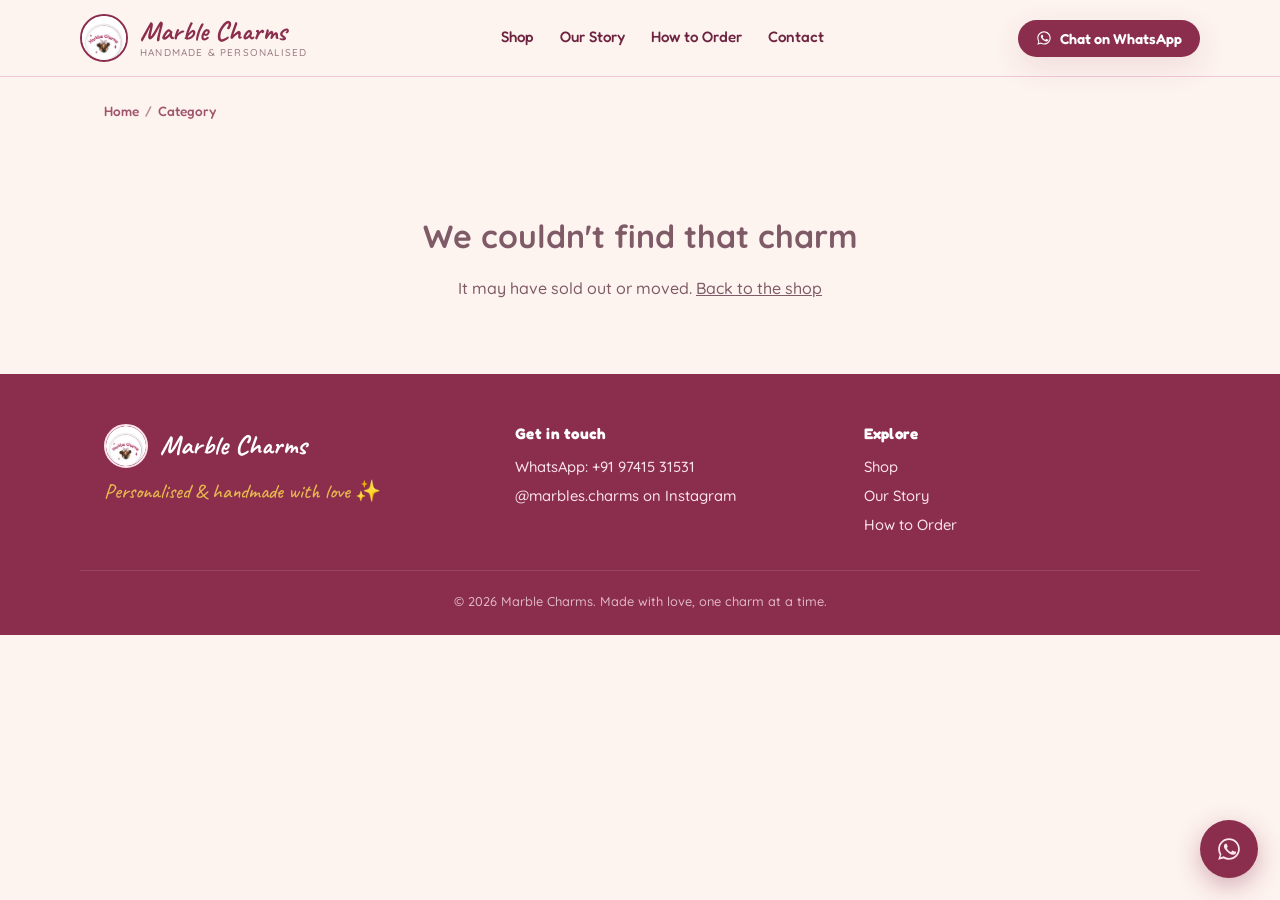
<file: product.html>
<!DOCTYPE html>
<html lang="en">
<head>
<meta charset="UTF-8">
<meta name="viewport" content="width=device-width, initial-scale=1.0">
<title>Marble Charms</title>
<meta name="description" content="Handmade, personalised charm — order in one WhatsApp message.">
<link rel="icon" type="image/png" href="assets/favicon.png">
<link rel="preconnect" href="https://fonts.googleapis.com">
<link rel="preconnect" href="https://fonts.gstatic.com" crossorigin>
<link href="https://fonts.googleapis.com/css2?family=Caveat:wght@500;700&family=Fredoka:wght@500;600;700&family=Quicksand:wght@400;500;600;700&display=swap" rel="stylesheet">
<link rel="stylesheet" href="assets/css/style.css">
</head>
<body>

<header>
  <div class="wrap nav">
    <a class="brand" href="index.html" aria-label="Marble Charms home">
      <img src="assets/logo.png" alt="Marble Charms logo, a puppy wearing a bow">
      <span>
        <span class="brand-name">Marble Charms</span>
        <span class="brand-sub">Handmade &amp; Personalised</span>
      </span>
    </a>
    <nav class="links" aria-label="Main navigation">
      <a href="index.html#shop">Shop</a>
      <a href="index.html#story">Our Story</a>
      <a href="index.html#order">How to Order</a>
      <a href="index.html#contact">Contact</a>
    </nav>
    <a class="wa-btn" id="nav-wa" href="#" target="_blank" rel="noopener">
      <svg viewBox="0 0 24 24" fill="currentColor"><path d="M17.5 14.4c-.3-.1-1.6-.8-1.9-.9-.2-.1-.4-.1-.6.1-.2.3-.7.9-.8 1-.2.2-.3.2-.5.1-.3-.1-1.2-.4-2.2-1.4-.8-.7-1.4-1.6-1.5-1.9-.2-.3 0-.4.1-.6l.4-.4c.1-.1.2-.3.3-.4.1-.2 0-.4 0-.5-.1-.1-.6-1.5-.8-2-.2-.5-.4-.4-.6-.4h-.5c-.2 0-.5.1-.7.3-.2.3-.9.9-.9 2.2s1 2.6 1.1 2.7c.1.2 2 3 4.7 4.2.7.3 1.2.5 1.6.6.7.2 1.3.2 1.8.1.5-.1 1.6-.7 1.9-1.3.2-.6.2-1.1.2-1.2-.1-.1-.2-.2-.5-.3z"/><path d="M12 2C6.5 2 2 6.4 2 12c0 1.9.5 3.7 1.5 5.3L2 22l4.9-1.3c1.5.8 3.3 1.2 5.1 1.2 5.5 0 10-4.4 10-10S17.5 2 12 2zm0 18.2c-1.6 0-3.2-.4-4.5-1.2l-.3-.2-3 .8.8-2.9-.2-.3C4 15.1 3.6 13.6 3.6 12 3.6 7.3 7.4 3.6 12 3.6s8.4 3.8 8.4 8.4-3.8 8.2-8.4 8.2z"/></svg>
      Chat on WhatsApp
    </a>
    <button class="menu-toggle" id="menu-toggle" aria-label="Open menu" aria-expanded="false">&#9776;</button>
  </div>
</header>

<main class="wrap">
  <p class="breadcrumb">
    <a href="index.html">Home</a><span class="sep">/</span><a id="breadcrumb-cat-link" href="index.html#shop"><span id="breadcrumb-cat">Category</span></a>
  </p>

  <div id="product-wrap" style="padding-top: 10px;">
    <p style="opacity:0.6;">Loading charm…</p>
  </div>
</main>

<footer id="contact">
  <div class="wrap footer-inner">
    <div>
      <div class="foot-brand">
        <img src="assets/logo.png" alt="Marble Charms logo">
        <span class="brand-name display">Marble Charms</span>
      </div>
      <p class="foot-tagline">Personalised &amp; handmade with love ✨</p>
    </div>

    <div>
      <h4>Get in touch</h4>
      <ul>
        <li><a id="foot-wa" href="#" target="_blank" rel="noopener">WhatsApp: +91 97415 31531</a></li>
        <li><a href="https://instagram.com/marbles.charms" target="_blank" rel="noopener">@marbles.charms on Instagram</a></li>
      </ul>
    </div>

    <div>
      <h4>Explore</h4>
      <ul>
        <li><a href="index.html#shop">Shop</a></li>
        <li><a href="index.html#story">Our Story</a></li>
        <li><a href="index.html#order">How to Order</a></li>
      </ul>
    </div>
  </div>

  <div class="wrap footer-bottom">
    &copy; <span id="year"></span> Marble Charms. Made with love, one charm at a time.
  </div>
</footer>

<a class="float-wa" id="float-wa" href="#" target="_blank" rel="noopener" aria-label="Chat with Marble Charms on WhatsApp">
  <svg viewBox="0 0 24 24" fill="#FCE4EE"><path d="M17.5 14.4c-.3-.1-1.6-.8-1.9-.9-.2-.1-.4-.1-.6.1-.2.3-.7.9-.8 1-.2.2-.3.2-.5.1-.3-.1-1.2-.4-2.2-1.4-.8-.7-1.4-1.6-1.5-1.9-.2-.3 0-.4.1-.6l.4-.4c.1-.1.2-.3.3-.4.1-.2 0-.4 0-.5-.1-.1-.6-1.5-.8-2-.2-.5-.4-.4-.6-.4h-.5c-.2 0-.5.1-.7.3-.2.3-.9.9-.9 2.2s1 2.6 1.1 2.7c.1.2 2 3 4.7 4.2.7.3 1.2.5 1.6.6.7.2 1.3.2 1.8.1.5-.1 1.6-.7 1.9-1.3.2-.6.2-1.1.2-1.2-.1-.1-.2-.2-.5-.3z"/><path d="M12 2C6.5 2 2 6.4 2 12c0 1.9.5 3.7 1.5 5.3L2 22l4.9-1.3c1.5.8 3.3 1.2 5.1 1.2 5.5 0 10-4.4 10-10S17.5 2 12 2zm0 18.2c-1.6 0-3.2-.4-4.5-1.2l-.3-.2-3 .8.8-2.9-.2-.3C4 15.1 3.6 13.6 3.6 12 3.6 7.3 7.4 3.6 12 3.6s8.4 3.8 8.4 8.4-3.8 8.2-8.4 8.2z"/></svg>
</a>

<script src="assets/js/app.js"></script>
<script src="assets/js/product.js"></script>
</body>
</html>
</file>
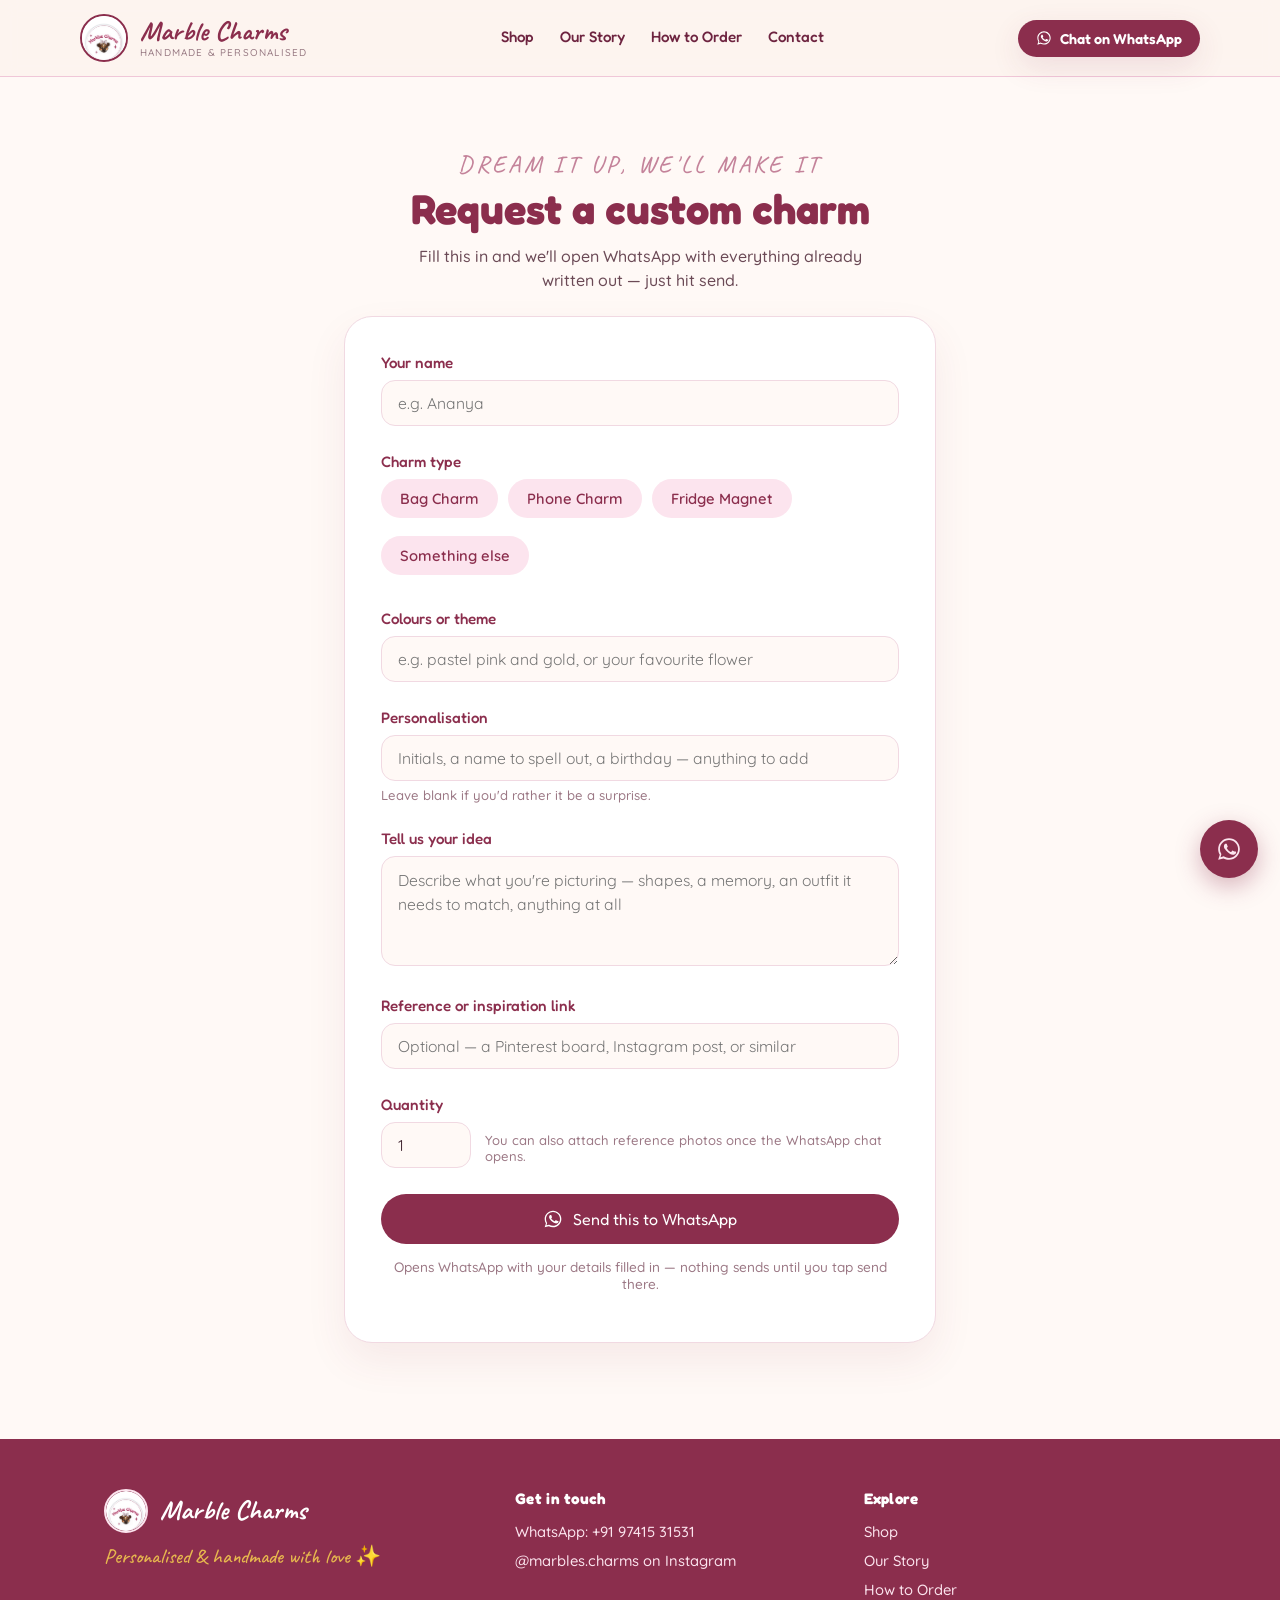
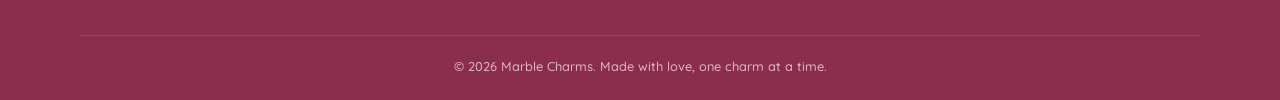
<file: marble-charms/custom-request.html>
<!DOCTYPE html>
<html lang="en">
<head>
<meta charset="UTF-8">
<meta name="viewport" content="width=device-width, initial-scale=1.0">
<title>Request a Custom Charm — Marble Charms</title>
<meta name="description" content="Tell us your charm idea and we'll pick it up on WhatsApp.">
<link rel="icon" type="image/png" href="assets/favicon.png">
<link rel="preconnect" href="https://fonts.googleapis.com">
<link rel="preconnect" href="https://fonts.gstatic.com" crossorigin>
<link href="https://fonts.googleapis.com/css2?family=Caveat:wght@500;700&family=Fredoka:wght@500;600;700&family=Quicksand:wght@400;500;600;700&display=swap" rel="stylesheet">
<link rel="stylesheet" href="assets/css/style.css">
<style>
  /* ---- Custom charm request form ---- */
  /* Scoped to this page; reuses the site's fonts and the same rose/blush
     palette that shows up in the header shadow, the float button, and
     assets/logo.png, so it doesn't introduce a second visual language. */
  :root{
    --rose: #8B2E4D;
    --rose-soft: #B15C7C;
    --blush: #FCE4EE;
    --cream: #FFF9F6;
    --line: #F1D9E2;
  }

  .request-hero{
    padding: 72px 0 24px;
    text-align: center;
  }
  .request-hero .eyebrow{
    display: block;
    font-family: "Caveat", cursive;
    font-size: 1.5rem;
    color: var(--rose-soft);
    margin-bottom: 4px;
  }
  .request-hero h1{
    font-family: "Fredoka", sans-serif;
    font-size: clamp(1.8rem, 4vw, 2.6rem);
    color: var(--rose);
    margin: 0 0 10px;
  }
  .request-hero p{
    font-family: "Quicksand", sans-serif;
    color: #6b4a56;
    max-width: 46ch;
    margin: 0 auto;
    line-height: 1.5;
  }

  .request-wrap{
    max-width: 640px;
    margin: 0 auto 96px;
    padding: 0 24px;
  }

  .request-card{
    background: #fff;
    border: 1px solid var(--line);
    border-radius: 28px;
    padding: 36px;
    box-shadow: 0 18px 40px rgba(139,46,77,0.08);
  }

  .field{
    margin-bottom: 26px;
  }
  .field label{
    display: block;
    font-family: "Fredoka", sans-serif;
    font-size: 0.95rem;
    color: var(--rose);
    margin-bottom: 8px;
  }
  .field .hint{
    display: block;
    font-family: "Quicksand", sans-serif;
    font-size: 0.82rem;
    color: #9b7784;
    margin-top: 6px;
  }

  .field input[type="text"],
  .field input[type="number"],
  .field textarea{
    width: 100%;
    font-family: "Quicksand", sans-serif;
    font-size: 0.98rem;
    color: #402531;
    background: var(--cream);
    border: 1.5px solid var(--line);
    border-radius: 14px;
    padding: 12px 16px;
    box-sizing: border-box;
    transition: border-color .15s ease, box-shadow .15s ease;
  }
  .field textarea{
    min-height: 110px;
    resize: vertical;
    line-height: 1.5;
  }
  .field input:focus,
  .field textarea:focus{
    outline: none;
    border-color: var(--rose-soft);
    box-shadow: 0 0 0 4px rgba(139,46,77,0.10);
  }

  /* Charm-type picker: chips instead of a plain <select>, so choosing
     a charm still feels like picking one off the rack on the homepage */
  .chip-group{
    display: flex;
    flex-wrap: wrap;
    gap: 10px;
  }
  .chip-group input[type="radio"]{
    position: absolute;
    width: 1px;
    height: 1px;
    margin: -1px;
    padding: 0;
    overflow: hidden;
    clip: rect(0,0,0,0);
    white-space: nowrap;
    border: 0;
  }
  .chip-group .chip{
    display: inline-block;
    font-family: "Quicksand", sans-serif;
    font-weight: 600;
    font-size: 0.92rem;
    color: var(--rose);
    background: var(--blush);
    border: 1.5px solid transparent;
    border-radius: 999px;
    padding: 9px 18px;
    cursor: pointer;
    transition: background .15s ease, border-color .15s ease, box-shadow .15s ease;
  }
  .chip-group input:checked + .chip{
    background: var(--rose);
    color: #fff;
  }
  .chip-group input:focus-visible + .chip{
    border-color: var(--rose);
    box-shadow: 0 0 0 3px rgba(139,46,77,0.15);
  }

  .qty-row{
    display: flex;
    align-items: center;
    gap: 14px;
  }
  .qty-row input[type="number"]{
    width: 90px;
  }

  .submit-row{
    margin-top: 8px;
  }
  .submit-row button{
    width: 100%;
    display: flex;
    align-items: center;
    justify-content: center;
    gap: 10px;
    font-family: "Fredoka", sans-serif;
    font-size: 1rem;
    color: #fff;
    background: var(--rose);
    border: none;
    border-radius: 999px;
    padding: 15px 24px;
    cursor: pointer;
    transition: transform .12s ease, background .15s ease;
  }
  .submit-row button:hover{ background: #74233e; }
  .submit-row button:active{ transform: scale(0.98); }
  .submit-row button svg{ width: 20px; height: 20px; fill: currentColor; }

  .submit-note{
    text-align: center;
    font-family: "Quicksand", sans-serif;
    font-size: 0.85rem;
    color: #9b7784;
    margin-top: 14px;
  }

  .form-error{
    display: none;
    font-family: "Quicksand", sans-serif;
    font-size: 0.85rem;
    color: #B4232F;
    background: #FDECEC;
    border-radius: 10px;
    padding: 10px 14px;
    margin-bottom: 22px;
  }
  .form-error.show{ display: block; }

  @media (prefers-reduced-motion: reduce){
    .submit-row button{ transition: none; }
  }
</style>
</head>
<body>

<header>
  <div class="wrap nav">
    <a class="brand" href="index.html" aria-label="Marble Charms home">
      <img src="assets/logo.png" alt="Marble Charms logo, a puppy wearing a bow">
      <span>
        <span class="brand-name">Marble Charms</span>
        <span class="brand-sub">Handmade &amp; Personalised</span>
      </span>
    </a>
    <nav class="links" aria-label="Main navigation">
      <a href="index.html#shop">Shop</a>
      <a href="index.html#story">Our Story</a>
      <a href="index.html#order">How to Order</a>
      <a href="index.html#contact">Contact</a>
    </nav>
    <a class="wa-btn" id="nav-wa" href="#" target="_blank" rel="noopener">
      <svg viewBox="0 0 24 24" fill="currentColor"><path d="M17.5 14.4c-.3-.1-1.6-.8-1.9-.9-.2-.1-.4-.1-.6.1-.2.3-.7.9-.8 1-.2.2-.3.2-.5.1-.3-.1-1.2-.4-2.2-1.4-.8-.7-1.4-1.6-1.5-1.9-.2-.3 0-.4.1-.6l.4-.4c.1-.1.2-.3.3-.4.1-.2 0-.4 0-.5-.1-.1-.6-1.5-.8-2-.2-.5-.4-.4-.6-.4h-.5c-.2 0-.5.1-.7.3-.2.3-.9.9-.9 2.2s1 2.6 1.1 2.7c.1.2 2 3 4.7 4.2.7.3 1.2.5 1.6.6.7.2 1.3.2 1.8.1.5-.1 1.6-.7 1.9-1.3.2-.6.2-1.1.2-1.2-.1-.1-.2-.2-.5-.3z"/><path d="M12 2C6.5 2 2 6.4 2 12c0 1.9.5 3.7 1.5 5.3L2 22l4.9-1.3c1.5.8 3.3 1.2 5.1 1.2 5.5 0 10-4.4 10-10S17.5 2 12 2zm0 18.2c-1.6 0-3.2-.4-4.5-1.2l-.3-.2-3 .8.8-2.9-.2-.3C4 15.1 3.6 13.6 3.6 12 3.6 7.3 7.4 3.6 12 3.6s8.4 3.8 8.4 8.4-3.8 8.2-8.4 8.2z"/></svg>
      Chat on WhatsApp
    </a>
    <button class="menu-toggle" id="menu-toggle" aria-label="Open menu" aria-expanded="false">&#9776;</button>
  </div>
</header>

<main id="top">
  <section class="request-hero">
    <div class="wrap">
      <span class="eyebrow">Dream it up, we'll make it</span>
      <h1>Request a custom charm</h1>
      <p>Fill this in and we'll open WhatsApp with everything already written out — just hit send.</p>
    </div>
  </section>

  <div class="request-wrap">
    <div class="request-card">
      <div class="form-error" id="form-error">Please fill in your name, a charm type, and your idea before we head to WhatsApp.</div>

      <form id="custom-request-form" novalidate>
        <div class="field">
          <label for="cr-name">Your name</label>
          <input type="text" id="cr-name" name="name" placeholder="e.g. Ananya" required>
        </div>

        <div class="field">
          <label>Charm type</label>
          <div class="chip-group" id="cr-type-group">
            <label><input type="radio" name="charmType" value="Bag Charm" required><span class="chip">Bag Charm</span></label>
            <label><input type="radio" name="charmType" value="Phone Charm"><span class="chip">Phone Charm</span></label>
            <label><input type="radio" name="charmType" value="Fridge Magnet"><span class="chip">Fridge Magnet</span></label>
            <label><input type="radio" name="charmType" value="Something else"><span class="chip">Something else</span></label>
          </div>
        </div>

        <div class="field">
          <label for="cr-theme">Colours or theme</label>
          <input type="text" id="cr-theme" name="theme" placeholder="e.g. pastel pink and gold, or your favourite flower">
        </div>

        <div class="field">
          <label for="cr-personal">Personalisation</label>
          <input type="text" id="cr-personal" name="personalisation" placeholder="Initials, a name to spell out, a birthday — anything to add">
          <span class="hint">Leave blank if you'd rather it be a surprise.</span>
        </div>

        <div class="field">
          <label for="cr-idea">Tell us your idea</label>
          <textarea id="cr-idea" name="idea" placeholder="Describe what you're picturing — shapes, a memory, an outfit it needs to match, anything at all" required></textarea>
        </div>

        <div class="field">
          <label for="cr-reference">Reference or inspiration link</label>
          <input type="text" id="cr-reference" name="reference" placeholder="Optional — a Pinterest board, Instagram post, or similar">
        </div>

        <div class="field">
          <label for="cr-qty">Quantity</label>
          <div class="qty-row">
            <input type="number" id="cr-qty" name="quantity" min="1" value="1">
            <span class="hint">You can also attach reference photos once the WhatsApp chat opens.</span>
          </div>
        </div>

        <div class="submit-row">
          <button type="submit">
            <svg viewBox="0 0 24 24"><path d="M17.5 14.4c-.3-.1-1.6-.8-1.9-.9-.2-.1-.4-.1-.6.1-.2.3-.7.9-.8 1-.2.2-.3.2-.5.1-.3-.1-1.2-.4-2.2-1.4-.8-.7-1.4-1.6-1.5-1.9-.2-.3 0-.4.1-.6l.4-.4c.1-.1.2-.3.3-.4.1-.2 0-.4 0-.5-.1-.1-.6-1.5-.8-2-.2-.5-.4-.4-.6-.4h-.5c-.2 0-.5.1-.7.3-.2.3-.9.9-.9 2.2s1 2.6 1.1 2.7c.1.2 2 3 4.7 4.2.7.3 1.2.5 1.6.6.7.2 1.3.2 1.8.1.5-.1 1.6-.7 1.9-1.3.2-.6.2-1.1.2-1.2-.1-.1-.2-.2-.5-.3z"/><path d="M12 2C6.5 2 2 6.4 2 12c0 1.9.5 3.7 1.5 5.3L2 22l4.9-1.3c1.5.8 3.3 1.2 5.1 1.2 5.5 0 10-4.4 10-10S17.5 2 12 2zm0 18.2c-1.6 0-3.2-.4-4.5-1.2l-.3-.2-3 .8.8-2.9-.2-.3C4 15.1 3.6 13.6 3.6 12 3.6 7.3 7.4 3.6 12 3.6s8.4 3.8 8.4 8.4-3.8 8.2-8.4 8.2z"/></svg>
            Send this to WhatsApp
          </button>
          <p class="submit-note">Opens WhatsApp with your details filled in — nothing sends until you tap send there.</p>
        </div>
      </form>
    </div>
  </div>
</main>

<footer id="contact">
  <div class="wrap footer-inner">
    <div>
      <div class="foot-brand">
        <img src="assets/logo.png" alt="Marble Charms logo">
        <span class="brand-name display">Marble Charms</span>
      </div>
      <p class="foot-tagline">Personalised &amp; handmade with love ✨</p>
    </div>

    <div>
      <h4>Get in touch</h4>
      <ul>
        <li><a id="foot-wa" href="#" target="_blank" rel="noopener">WhatsApp: +91 97415 31531</a></li>
        <li><a href="https://instagram.com/marbles.charms" target="_blank" rel="noopener">@marbles.charms on Instagram</a></li>
      </ul>
    </div>

    <div>
      <h4>Explore</h4>
      <ul>
        <li><a href="index.html#shop">Shop</a></li>
        <li><a href="index.html#story">Our Story</a></li>
        <li><a href="index.html#order">How to Order</a></li>
      </ul>
    </div>
  </div>

  <div class="wrap footer-bottom">
    &copy; <span id="year"></span> Marble Charms. Made with love, one charm at a time.
  </div>
</footer>

<a class="float-wa" id="float-wa" href="#" target="_blank" rel="noopener" aria-label="Chat with Marble Charms on WhatsApp">
  <svg viewBox="0 0 24 24" fill="#FCE4EE"><path d="M17.5 14.4c-.3-.1-1.6-.8-1.9-.9-.2-.1-.4-.1-.6.1-.2.3-.7.9-.8 1-.2.2-.3.2-.5.1-.3-.1-1.2-.4-2.2-1.4-.8-.7-1.4-1.6-1.5-1.9-.2-.3 0-.4.1-.6l.4-.4c.1-.1.2-.3.3-.4.1-.2 0-.4 0-.5-.1-.1-.6-1.5-.8-2-.2-.5-.4-.4-.6-.4h-.5c-.2 0-.5.1-.7.3-.2.3-.9.9-.9 2.2s1 2.6 1.1 2.7c.1.2 2 3 4.7 4.2.7.3 1.2.5 1.6.6.7.2 1.3.2 1.8.1.5-.1 1.6-.7 1.9-1.3.2-.6.2-1.1.2-1.2-.1-.1-.2-.2-.5-.3z"/><path d="M12 2C6.5 2 2 6.4 2 12c0 1.9.5 3.7 1.5 5.3L2 22l4.9-1.3c1.5.8 3.3 1.2 5.1 1.2 5.5 0 10-4.4 10-10S17.5 2 12 2zm0 18.2c-1.6 0-3.2-.4-4.5-1.2l-.3-.2-3 .8.8-2.9-.2-.3C4 15.1 3.6 13.6 3.6 12 3.6 7.3 7.4 3.6 12 3.6s8.4 3.8 8.4 8.4-3.8 8.2-8.4 8.2z"/></svg>
</a>

<script src="assets/js/app.js"></script>
<script>
  document.addEventListener("DOMContentLoaded", function () {
    var form = document.getElementById("custom-request-form");
    var errorBox = document.getElementById("form-error");

    form.addEventListener("submit", function (e) {
      e.preventDefault();

      var name = form.name.value.trim();
      var charmType = form.charmType.value; // radio group value
      var idea = form.idea.value.trim();

      if (!name || !charmType || !idea) {
        errorBox.classList.add("show");
        errorBox.scrollIntoView({ behavior: "smooth", block: "center" });
        return;
      }
      errorBox.classList.remove("show");

      var link = buildCustomOrderMessage({
        name: name,
        charmType: charmType,
        theme: form.theme.value.trim(),
        personalisation: form.personalisation.value.trim(),
        idea: idea,
        reference: form.reference.value.trim(),
        quantity: form.quantity.value || "1"
      });

      window.open(link, "_blank", "noopener");
    });
  });
</script>

</body>
</html>
</file>
<file: marble-charms/assets/css/style.css>
:root{
    --cream: #FDF3EF;
    --cream-soft: #FFF9F6;
    --wine: #8B2E4D;
    --wine-deep: #6E2440;
    --pink: #F4B8D1;
    --pink-soft: #FCE4EE;
    --pink-line: #F0C7D8;
    --gold: #E7B84E;
    --ink: #55293A;
    --white: #FFFFFF;
    --shadow: 0 10px 30px rgba(139,46,77,0.12);
  }

  * { box-sizing: border-box; }

  html { scroll-behavior: smooth; }

  body{
    margin:0;
    background: var(--cream);
    color: var(--ink);
    font-family: 'Quicksand', sans-serif;
    font-weight: 500;
    -webkit-font-smoothing: antialiased;
  }

  a { color: inherit; }

  img { max-width: 100%; display:block; }

  .display{
    font-family: 'Caveat', cursive;
    font-weight: 700;
  }

  .heading{
    font-family: 'Fredoka', sans-serif;
    font-weight: 600;
    color: var(--wine);
  }

  .eyebrow{
    font-family: 'Fredoka', sans-serif;
    font-size: 0.75rem;
    letter-spacing: 0.14em;
    text-transform: uppercase;
    color: var(--wine);
    opacity: 0.75;
  }

  .wrap{
    max-width: 1120px;
    margin: 0 auto;
    padding: 0 24px;
  }

  :focus-visible{
    outline: 3px solid var(--gold);
    outline-offset: 3px;
    border-radius: 6px;
  }

  /* ---------- Header ---------- */
  header{
    position: sticky;
    top: 0;
    z-index: 50;
    background: rgba(253,243,239,0.9);
    backdrop-filter: blur(8px);
    border-bottom: 1px solid var(--pink-line);
  }

  .nav{
    display:flex;
    align-items:center;
    justify-content:space-between;
    padding: 14px 0;
    gap: 16px;
  }

  .brand{
    display:flex;
    align-items:center;
    gap:12px;
    text-decoration:none;
  }

  .brand img{
    width:48px;
    height:48px;
    border-radius:50%;
    border: 2px solid var(--wine);
    background: var(--white);
  }

  .brand-name{
    font-family:'Caveat', cursive;
    font-weight:700;
    font-size: 1.7rem;
    color: var(--wine);
    line-height:1;
  }

  .brand-sub{
    display:block;
    font-family:'Quicksand';
    font-size: 0.62rem;
    letter-spacing: 0.12em;
    text-transform: uppercase;
    color: var(--ink);
    opacity:0.6;
  }

  nav.links{
    display:flex;
    gap: 26px;
    list-style:none;
    margin:0;
    padding:0;
    font-family:'Fredoka';
    font-weight:500;
    font-size:0.95rem;
  }

  nav.links a{
    text-decoration:none;
    color: var(--wine-deep);
    position:relative;
    padding-bottom:3px;
  }
  nav.links a:hover{ color: var(--wine); }

  .wa-btn{
    display:inline-flex;
    align-items:center;
    gap:8px;
    background: var(--wine);
    color: var(--white);
    font-family:'Fredoka';
    font-weight:600;
    font-size:0.9rem;
    text-decoration:none;
    padding: 10px 18px;
    border-radius: 999px;
    box-shadow: var(--shadow);
    transition: transform 0.15s ease, background 0.15s ease;
    white-space:nowrap;
  }
  .wa-btn:hover{ background: var(--wine-deep); transform: translateY(-2px); }
  .wa-btn svg{ width:16px; height:16px; flex-shrink:0; }

  .wa-btn.ghost{
    background: transparent;
    color: var(--wine);
    border: 2px solid var(--wine);
    box-shadow:none;
  }
  .wa-btn.ghost:hover{ background: var(--pink-soft); }

  .menu-toggle{
    display:none;
    background:none;
    border:none;
    color: var(--wine);
    font-size:1.6rem;
    cursor:pointer;
  }

  /* ---------- Hero ---------- */
  .hero{
    position:relative;
    padding: 64px 0 40px;
    overflow:hidden;
  }

  .hero-inner{
    display:grid;
    grid-template-columns: 1.1fr 1fr;
    gap: 40px;
    align-items:center;
  }

  .hero h1{
    font-size: clamp(2.6rem, 5vw, 4.4rem);
    line-height: 1.05;
    margin: 6px 0 18px;
    color: var(--wine);
  }

  .hero p.lead{
    font-size: 1.15rem;
    max-width: 42ch;
    margin: 0 0 28px;
    color: var(--ink);
  }

  .hero-ctas{
    display:flex;
    gap:14px;
    flex-wrap:wrap;
  }

  /* Charm rack — signature element */
  .charm-rack{
    position:relative;
    display:flex;
    justify-content:center;
    align-items:flex-start;
    padding-top: 30px;
  }

  .rack-bar{
    position:absolute;
    top: 28px;
    left: 6%;
    right: 6%;
    height: 6px;
    background: var(--wine);
    border-radius: 999px;
    box-shadow: 0 2px 0 rgba(139,46,77,0.25);
  }

  .rack-bar::before, .rack-bar::after{
    content:"";
    position:absolute;
    top:-6px;
    width:18px;
    height:18px;
    border-radius:50%;
    background: var(--wine);
  }
  .rack-bar::before{ left:-9px; }
  .rack-bar::after{ right:-9px; }

  .charms-row{
    position:relative;
    display:flex;
    justify-content:space-between;
    width: 100%;
    padding: 0 2%;
    margin-top: 34px;
  }

  .charm{
    display:flex;
    flex-direction:column;
    align-items:center;
    background:none;
    border:none;
    cursor:pointer;
    padding:0;
    font: inherit;
    text-decoration:none;
    color: inherit;
    transform-origin: top center;
    animation: swing 4.5s ease-in-out infinite;
  }
  .charm:nth-child(1){ animation-delay: 0s; }
  .charm:nth-child(2){ animation-delay: .3s; }
  .charm:nth-child(3){ animation-delay: .6s; }
  .charm:nth-child(4){ animation-delay: .9s; }
  .charm:nth-child(5){ animation-delay: 1.2s; }

  .charm .thread{
    width:2px;
    height:26px;
    background: var(--wine);
    opacity:0.55;
  }
  .charm .ring{
    width:12px;
    height:12px;
    border-radius:50%;
    border: 2px solid var(--wine);
    background: var(--cream-soft);
    margin-bottom:-2px;
  }

  .charm .bauble{
    width:58px;
    height:58px;
    border-radius: 50%;
    display:flex;
    align-items:center;
    justify-content:center;
    font-size:1.5rem;
    box-shadow: var(--shadow);
    border: 2px solid var(--white);
  }
  .charm:nth-child(1) .bauble{ background: var(--pink); }
  .charm:nth-child(2) .bauble{ background: var(--gold); }
  .charm:nth-child(3) .bauble{ background: var(--wine); }
  .charm:nth-child(4) .bauble{ background: var(--pink-soft); border-color: var(--pink); }
  .charm:nth-child(5) .bauble{ background: var(--gold); }

  .charm .label{
    margin-top:8px;
    font-family:'Fredoka';
    font-size: 0.72rem;
    color: var(--wine-deep);
    text-align:center;
    max-width: 70px;
  }

  @keyframes swing{
    0%, 100% { transform: rotate(-4deg); }
    50% { transform: rotate(4deg); }
  }

  @media (prefers-reduced-motion: reduce){
    html{ scroll-behavior:auto; }
    .charm{ animation: none; }
  }

  .sparkle{
    position:absolute;
    color: var(--gold);
    font-size: 1.2rem;
    opacity:0.8;
  }

  /* ---------- Scallop divider ---------- */
  .scallop{
    width:100%;
    height: 34px;
    display:block;
    margin-top: -2px;
  }

  /* ---------- Section shared ---------- */
  section{ padding: 70px 0; }
  .section-head{
    text-align:center;
    max-width: 620px;
    margin: 0 auto 44px;
  }
  .section-head h2{
    font-size: 2.1rem;
    margin: 8px 0 12px;
  }
  .section-head p{
    margin:0;
    color: var(--ink);
    opacity:0.85;
  }

  /* ---------- Shop ---------- */
  .shop{ background: var(--white); }

  .shop-grid{
    display:grid;
    grid-template-columns: repeat(4, 1fr);
    gap: 26px;
  }

  .product-card{
    position:relative;
    background: var(--cream-soft);
    border: 1px solid var(--pink-line);
    border-radius: 22px;
    padding: 34px 20px 24px;
    text-align:center;
    transition: transform 0.2s ease, box-shadow 0.2s ease;
  }
  .product-card:hover{
    transform: translateY(-6px);
    box-shadow: var(--shadow);
  }

  .product-card .loop{
    position:absolute;
    top: -14px;
    left:50%;
    transform: translateX(-50%);
    width: 26px;
    height: 26px;
    border-radius:50%;
    border: 4px solid var(--wine);
    background: var(--cream);
  }

  .product-card .icon{
    width:78px;
    height:78px;
    margin: 0 auto 16px;
    border-radius:50%;
    display:flex;
    align-items:center;
    justify-content:center;
    font-size: 2rem;
    background: var(--pink-soft);
  }
  .product-card:nth-child(2) .icon{ background: var(--pink); }
  .product-card:nth-child(3) .icon{ background: var(--gold); opacity:0.9; }
  .product-card:nth-child(4) .icon{ background: var(--pink-soft); }

  .product-card h3{
    font-family:'Fredoka';
    color: var(--wine);
    font-size: 1.15rem;
    margin: 0 0 8px;
  }

  .product-card p{
    font-size: 0.92rem;
    color: var(--ink);
    opacity: 0.85;
    margin: 0 0 20px;
    min-height: 44px;
  }

  .order-link{
    display:inline-flex;
    align-items:center;
    gap:6px;
    font-family:'Fredoka';
    font-weight:600;
    font-size: 0.85rem;
    color: var(--wine);
    text-decoration:none;
    border-bottom: 2px solid var(--gold);
    padding-bottom:2px;
  }
  .order-link:hover{ color: var(--wine-deep); }

  /* ---------- Story ---------- */
  .story{
    background: var(--cream);
  }
  .story-inner{
    display:grid;
    grid-template-columns: 0.8fr 1.2fr;
    gap: 50px;
    align-items:center;
  }

  .story-portrait{
    display:flex;
    justify-content:center;
  }

  .story-portrait .frame{
    width: 240px;
    height: 240px;
    border-radius:50%;
    border: 3px solid var(--wine);
    padding: 10px;
    background: var(--white);
    box-shadow: var(--shadow);
  }
  .story-portrait .frame img{
    border-radius:50%;
    width:100%;
    height:100%;
    object-fit:cover;
  }

  .story-text .eyebrow{ display:block; margin-bottom:10px; }
  .story-text h2{ font-size: 2rem; margin: 0 0 16px; }
  .story-text p{ margin: 0 0 16px; line-height:1.7; }
  .story-text p:last-child{ margin-bottom:0; }

  /* ---------- How to order ---------- */
  .order-steps{
    background: var(--pink-soft);
  }

  .steps-grid{
    display:grid;
    grid-template-columns: repeat(3, 1fr);
    gap: 26px;
    counter-reset: step;
  }

  .step{
    background: var(--white);
    border-radius: 20px;
    padding: 30px 24px;
    position:relative;
    box-shadow: var(--shadow);
  }

  .step .num{
    font-family:'Caveat';
    font-weight:700;
    font-size: 2.6rem;
    color: var(--gold);
    line-height:1;
    display:block;
    margin-bottom: 10px;
  }

  .step h3{
    font-family:'Fredoka';
    color: var(--wine);
    font-size: 1.05rem;
    margin: 0 0 8px;
  }
  .step p{ margin:0; font-size:0.92rem; opacity:0.85; line-height:1.6; }

  .order-cta{
    text-align:center;
    margin-top: 40px;
  }

  /* ---------- Footer ---------- */
  footer{
    background: var(--wine);
    color: var(--pink-soft);
    padding: 50px 0 26px;
  }

  .footer-inner{
    display:grid;
    grid-template-columns: 1.2fr 1fr 1fr;
    gap: 36px;
    margin-bottom: 36px;
  }

  footer .brand-name{ color: var(--white); }
  footer .foot-tagline{
    font-family:'Caveat';
    font-size: 1.3rem;
    color: var(--gold);
    margin: 10px 0 0;
  }

  footer h4{
    font-family:'Fredoka';
    color: var(--white);
    font-size: 0.95rem;
    margin: 0 0 14px;
    letter-spacing: 0.02em;
  }

  footer .foot-brand{
    display:flex;
    align-items:center;
    gap:12px;
  }
  footer .foot-brand img{
    width:44px; height:44px; border-radius:50%;
    border: 2px solid var(--pink-soft);
  }

  footer ul{
    list-style:none;
    margin:0; padding:0;
    display:flex;
    flex-direction:column;
    gap:10px;
    font-size:0.92rem;
  }
  footer a{ text-decoration:none; color: var(--pink-soft); }
  footer a:hover{ color: var(--white); }

  .footer-bottom{
    border-top: 1px solid rgba(255,255,255,0.15);
    padding-top: 22px;
    text-align:center;
    font-size: 0.8rem;
    opacity: 0.75;
  }

  /* ---------- Floating WhatsApp ---------- */
  .float-wa{
    position: fixed;
    bottom: 22px;
    right: 22px;
    width: 58px;
    height: 58px;
    border-radius: 50%;
    background: var(--wine);
    display:flex;
    align-items:center;
    justify-content:center;
    box-shadow: 0 8px 24px rgba(139,46,77,0.35);
    z-index: 60;
    text-decoration:none;
    transition: transform 0.15s ease;
  }
  .float-wa:hover{ transform: scale(1.07); }
  .float-wa svg{ width:26px; height:26px; }

  /* ---------- Responsive ---------- */
  @media (max-width: 900px){
    .hero-inner{ grid-template-columns: 1fr; }
    .story-inner{ grid-template-columns: 1fr; text-align:center; }
    .story-text p{ text-align:left; }
    .shop-grid{ grid-template-columns: repeat(2, 1fr); }
    .steps-grid{ grid-template-columns: 1fr; }
    .footer-inner{ grid-template-columns: 1fr; }
    nav.links{ display:none; }
    .menu-toggle{ display:block; }
  }

  @media (max-width: 560px){
    .shop-grid{ grid-template-columns: 1fr; }
    .charm .label{ display:none; }
    .charms-row{ padding: 0; }
  }

  /* ================= Category & Product pages ================= */

  .breadcrumb{
    font-family:'Fredoka';
    font-size: 0.85rem;
    color: var(--wine-deep);
    opacity: 0.8;
    margin: 26px 0 6px;
  }
  .breadcrumb a{ text-decoration:none; color: var(--wine); }
  .breadcrumb a:hover{ text-decoration:underline; }
  .breadcrumb .sep{ margin: 0 6px; opacity:0.6; }

  .page-head{
    padding: 10px 0 40px;
  }
  .page-head h1{
    font-size: 2.4rem;
    margin: 4px 0 8px;
  }
  .page-head p{ margin:0; opacity:0.85; max-width: 56ch; }

  /* Price */
  .price{
    font-family:'Fredoka';
    font-weight:600;
    color: var(--wine);
    font-size: 1.05rem;
  }
  .price .compare{
    font-family:'Quicksand';
    font-weight:500;
    font-size: 0.85rem;
    color: var(--ink);
    opacity:0.5;
    text-decoration: line-through;
    margin-left: 8px;
  }

  /* Star rating */
  .stars{
    display:inline-flex;
    align-items:center;
    gap: 2px;
    color: var(--gold);
    font-size: 0.95rem;
  }
  .stars .count{
    font-family:'Quicksand';
    font-size: 0.8rem;
    color: var(--ink);
    opacity: 0.65;
    margin-left: 6px;
  }

  .out-of-stock{
    display:inline-block;
    font-family:'Fredoka';
    font-size: 0.72rem;
    letter-spacing: 0.04em;
    text-transform: uppercase;
    background: var(--pink-soft);
    color: var(--wine-deep);
    padding: 4px 10px;
    border-radius: 999px;
    margin-bottom: 8px;
  }

  /* Category grid card extras (price + rating inside product-card) */
  .product-card .card-meta{
    display:flex;
    align-items:center;
    justify-content:center;
    gap: 10px;
    margin-bottom: 14px;
    flex-wrap: wrap;
  }
  .product-card .thumb{
    width: 100%;
    aspect-ratio: 1 / 1;
    border-radius: 16px;
    overflow: hidden;
    margin-bottom: 16px;
    background: var(--pink-soft);
  }
  .product-card .thumb img{
    width:100%;
    height:100%;
    object-fit: cover;
  }
  .product-card a.card-link{
    text-decoration:none;
    color:inherit;
    display:block;
  }

  .empty-state{
    text-align:center;
    padding: 60px 20px;
    color: var(--ink);
    opacity: 0.75;
  }

  /* Product detail layout */
  .product-detail{
    display:grid;
    grid-template-columns: 1fr 1fr;
    gap: 48px;
    align-items:flex-start;
    padding-bottom: 60px;
  }

  .gallery .main-image{
    width:100%;
    aspect-ratio: 1 / 1;
    border-radius: 24px;
    overflow:hidden;
    background: var(--pink-soft);
    box-shadow: var(--shadow);
    margin-bottom: 14px;
  }
  .gallery .main-image img{
    width:100%;
    height:100%;
    object-fit: cover;
    display:block;
  }
  .gallery .thumbs{
    display:flex;
    gap: 12px;
  }
  .gallery .thumbs button{
    width: 84px;
    height: 84px;
    border-radius: 14px;
    overflow:hidden;
    padding:0;
    border: 3px solid transparent;
    cursor:pointer;
    background: var(--pink-soft);
  }
  .gallery .thumbs button.active{ border-color: var(--wine); }
  .gallery .thumbs img{
    width:100%;
    height:100%;
    object-fit:cover;
  }

  .product-info h1{
    font-size: 2rem;
    color: var(--wine);
    margin: 6px 0 10px;
    font-family:'Fredoka';
    font-weight:600;
  }
  .product-info .rating-row{
    display:flex;
    align-items:center;
    gap: 10px;
    margin-bottom: 14px;
  }
  .product-info .price-row{
    margin-bottom: 20px;
  }
  .product-info .price{ font-size: 1.5rem; }
  .product-info .desc{
    line-height: 1.75;
    margin-bottom: 26px;
  }
  .product-info .desc p{ margin: 0 0 14px; }
  .product-info .desc p:last-child{ margin-bottom:0; }

  .product-info .wa-btn{ margin-bottom: 10px; }
  .product-info .note{
    font-size: 0.8rem;
    opacity: 0.65;
  }

  /* Reviews */
  .reviews{
    border-top: 1px solid var(--pink-line);
    padding-top: 40px;
    margin-top: 10px;
  }
  .reviews h2{
    font-size: 1.5rem;
    margin: 0 0 6px;
  }
  .reviews .summary{
    display:flex;
    align-items:center;
    gap: 12px;
    margin-bottom: 28px;
  }
  .reviews .summary .big-rating{
    font-family:'Caveat';
    font-weight:700;
    font-size: 2.6rem;
    color: var(--wine);
    line-height:1;
  }

  .review-list{
    display:grid;
    gap: 18px;
  }
  .review-card{
    background: var(--white);
    border: 1px solid var(--pink-line);
    border-radius: 18px;
    padding: 20px 22px;
  }
  .review-card .review-top{
    display:flex;
    align-items:center;
    justify-content:space-between;
    margin-bottom: 8px;
    gap: 10px;
    flex-wrap: wrap;
  }
  .review-card .reviewer{
    font-family:'Fredoka';
    font-weight:600;
    color: var(--wine-deep);
    font-size: 0.95rem;
  }
  .review-card .review-date{
    font-size: 0.78rem;
    opacity: 0.6;
  }
  .review-card p{
    margin: 0;
    line-height: 1.6;
    font-size: 0.95rem;
  }

  @media (max-width: 900px){
    .product-detail{ grid-template-columns: 1fr; }
  }
</file>
<file: assets/css/style.css>
:root{
    --cream: #FDF3EF;
    --cream-soft: #FFF9F6;
    --wine: #8B2E4D;
    --wine-deep: #6E2440;
    --pink: #F4B8D1;
    --pink-soft: #FCE4EE;
    --pink-line: #F0C7D8;
    --gold: #E7B84E;
    --ink: #55293A;
    --white: #FFFFFF;
    --shadow: 0 10px 30px rgba(139,46,77,0.12);
  }

  * { box-sizing: border-box; }

  html { scroll-behavior: smooth; }

  body{
    margin:0;
    background: var(--cream);
    color: var(--ink);
    font-family: 'Quicksand', sans-serif;
    font-weight: 500;
    -webkit-font-smoothing: antialiased;
  }

  a { color: inherit; }

  img { max-width: 100%; display:block; }

  .display{
    font-family: 'Caveat', cursive;
    font-weight: 700;
  }

  .heading{
    font-family: 'Fredoka', sans-serif;
    font-weight: 600;
    color: var(--wine);
  }

  .eyebrow{
    font-family: 'Fredoka', sans-serif;
    font-size: 0.75rem;
    letter-spacing: 0.14em;
    text-transform: uppercase;
    color: var(--wine);
    opacity: 0.75;
  }

  .wrap{
    max-width: 1120px;
    margin: 0 auto;
    padding: 0 24px;
  }

  :focus-visible{
    outline: 3px solid var(--gold);
    outline-offset: 3px;
    border-radius: 6px;
  }

  /* ---------- Header ---------- */
  header{
    position: sticky;
    top: 0;
    z-index: 50;
    background: rgba(253,243,239,0.9);
    backdrop-filter: blur(8px);
    border-bottom: 1px solid var(--pink-line);
  }

  .nav{
    display:flex;
    align-items:center;
    justify-content:space-between;
    padding: 14px 0;
    gap: 16px;
  }

  .brand{
    display:flex;
    align-items:center;
    gap:12px;
    text-decoration:none;
  }

  .brand img{
    width:48px;
    height:48px;
    border-radius:50%;
    border: 2px solid var(--wine);
    background: var(--white);
  }

  .brand-name{
    font-family:'Caveat', cursive;
    font-weight:700;
    font-size: 1.7rem;
    color: var(--wine);
    line-height:1;
  }

  .brand-sub{
    display:block;
    font-family:'Quicksand';
    font-size: 0.62rem;
    letter-spacing: 0.12em;
    text-transform: uppercase;
    color: var(--ink);
    opacity:0.6;
  }

  nav.links{
    display:flex;
    gap: 26px;
    list-style:none;
    margin:0;
    padding:0;
    font-family:'Fredoka';
    font-weight:500;
    font-size:0.95rem;
  }

  nav.links a{
    text-decoration:none;
    color: var(--wine-deep);
    position:relative;
    padding-bottom:3px;
  }
  nav.links a:hover{ color: var(--wine); }

  .wa-btn{
    display:inline-flex;
    align-items:center;
    gap:8px;
    background: var(--wine);
    color: var(--white);
    font-family:'Fredoka';
    font-weight:600;
    font-size:0.9rem;
    text-decoration:none;
    padding: 10px 18px;
    border-radius: 999px;
    box-shadow: var(--shadow);
    transition: transform 0.15s ease, background 0.15s ease;
    white-space:nowrap;
  }
  .wa-btn:hover{ background: var(--wine-deep); transform: translateY(-2px); }
  .wa-btn svg{ width:16px; height:16px; flex-shrink:0; }

  .wa-btn.ghost{
    background: transparent;
    color: var(--wine);
    border: 2px solid var(--wine);
    box-shadow:none;
  }
  .wa-btn.ghost:hover{ background: var(--pink-soft); }

  .menu-toggle{
    display:none;
    background:none;
    border:none;
    color: var(--wine);
    font-size:1.6rem;
    cursor:pointer;
  }

  /* ---------- Hero ---------- */
  .hero{
    position:relative;
    padding: 64px 0 40px;
    overflow:hidden;
  }

  .hero-inner{
    display:grid;
    grid-template-columns: 1.1fr 1fr;
    gap: 40px;
    align-items:center;
  }

  .hero h1{
    font-size: clamp(2.6rem, 5vw, 4.4rem);
    line-height: 1.05;
    margin: 6px 0 18px;
    color: var(--wine);
  }

  .hero p.lead{
    font-size: 1.15rem;
    max-width: 42ch;
    margin: 0 0 28px;
    color: var(--ink);
  }

  .hero-ctas{
    display:flex;
    gap:14px;
    flex-wrap:wrap;
  }

  /* Charm rack — signature element */
  .charm-rack{
    position:relative;
    display:flex;
    justify-content:center;
    align-items:flex-start;
    padding-top: 30px;
  }

  .rack-bar{
    position:absolute;
    top: 28px;
    left: 6%;
    right: 6%;
    height: 6px;
    background: var(--wine);
    border-radius: 999px;
    box-shadow: 0 2px 0 rgba(139,46,77,0.25);
  }

  .rack-bar::before, .rack-bar::after{
    content:"";
    position:absolute;
    top:-6px;
    width:18px;
    height:18px;
    border-radius:50%;
    background: var(--wine);
  }
  .rack-bar::before{ left:-9px; }
  .rack-bar::after{ right:-9px; }

  .charms-row{
    position:relative;
    display:flex;
    justify-content:space-between;
    width: 100%;
    padding: 0 2%;
    margin-top: 34px;
  }

  .charm{
    display:flex;
    flex-direction:column;
    align-items:center;
    background:none;
    border:none;
    cursor:pointer;
    padding:0;
    font: inherit;
    text-decoration:none;
    color: inherit;
    transform-origin: top center;
    animation: swing 4.5s ease-in-out infinite;
  }
  .charm:nth-child(1){ animation-delay: 0s; }
  .charm:nth-child(2){ animation-delay: .3s; }
  .charm:nth-child(3){ animation-delay: .6s; }
  .charm:nth-child(4){ animation-delay: .9s; }
  .charm:nth-child(5){ animation-delay: 1.2s; }

  .charm .thread{
    width:2px;
    height:26px;
    background: var(--wine);
    opacity:0.55;
  }
  .charm .ring{
    width:12px;
    height:12px;
    border-radius:50%;
    border: 2px solid var(--wine);
    background: var(--cream-soft);
    margin-bottom:-2px;
  }

  .charm .bauble{
    width:58px;
    height:58px;
    border-radius: 50%;
    display:flex;
    align-items:center;
    justify-content:center;
    font-size:1.5rem;
    box-shadow: var(--shadow);
    border: 2px solid var(--white);
  }
  .charm:nth-child(1) .bauble{ background: var(--pink); }
  .charm:nth-child(2) .bauble{ background: var(--gold); }
  .charm:nth-child(3) .bauble{ background: var(--wine); }
  .charm:nth-child(4) .bauble{ background: var(--pink-soft); border-color: var(--pink); }
  .charm:nth-child(5) .bauble{ background: var(--gold); }

  .charm .label{
    margin-top:8px;
    font-family:'Fredoka';
    font-size: 0.72rem;
    color: var(--wine-deep);
    text-align:center;
    max-width: 70px;
  }

  @keyframes swing{
    0%, 100% { transform: rotate(-4deg); }
    50% { transform: rotate(4deg); }
  }

  @media (prefers-reduced-motion: reduce){
    html{ scroll-behavior:auto; }
    .charm{ animation: none; }
  }

  .sparkle{
    position:absolute;
    color: var(--gold);
    font-size: 1.2rem;
    opacity:0.8;
  }

  /* ---------- Scallop divider ---------- */
  .scallop{
    width:100%;
    height: 34px;
    display:block;
    margin-top: -2px;
  }

  /* ---------- Section shared ---------- */
  section{ padding: 70px 0; }
  .section-head{
    text-align:center;
    max-width: 620px;
    margin: 0 auto 44px;
  }
  .section-head h2{
    font-size: 2.1rem;
    margin: 8px 0 12px;
  }
  .section-head p{
    margin:0;
    color: var(--ink);
    opacity:0.85;
  }

  /* ---------- Shop ---------- */
  .shop{ background: var(--white); }

  .shop-grid{
    display:grid;
    grid-template-columns: repeat(4, 1fr);
    gap: 26px;
  }

  .product-card{
    position:relative;
    background: var(--cream-soft);
    border: 1px solid var(--pink-line);
    border-radius: 22px;
    padding: 34px 20px 24px;
    text-align:center;
    transition: transform 0.2s ease, box-shadow 0.2s ease;
  }
  .product-card:hover{
    transform: translateY(-6px);
    box-shadow: var(--shadow);
  }

  .product-card .loop{
    position:absolute;
    top: -14px;
    left:50%;
    transform: translateX(-50%);
    width: 26px;
    height: 26px;
    border-radius:50%;
    border: 4px solid var(--wine);
    background: var(--cream);
  }

  .product-card .icon{
    width:78px;
    height:78px;
    margin: 0 auto 16px;
    border-radius:50%;
    display:flex;
    align-items:center;
    justify-content:center;
    font-size: 2rem;
    background: var(--pink-soft);
  }
  .product-card:nth-child(2) .icon{ background: var(--pink); }
  .product-card:nth-child(3) .icon{ background: var(--gold); opacity:0.9; }
  .product-card:nth-child(4) .icon{ background: var(--pink-soft); }

  .product-card h3{
    font-family:'Fredoka';
    color: var(--wine);
    font-size: 1.15rem;
    margin: 0 0 8px;
  }

  .product-card p{
    font-size: 0.92rem;
    color: var(--ink);
    opacity: 0.85;
    margin: 0 0 20px;
    min-height: 44px;
  }

  .order-link{
    display:inline-flex;
    align-items:center;
    gap:6px;
    font-family:'Fredoka';
    font-weight:600;
    font-size: 0.85rem;
    color: var(--wine);
    text-decoration:none;
    border-bottom: 2px solid var(--gold);
    padding-bottom:2px;
  }
  .order-link:hover{ color: var(--wine-deep); }

  /* ---------- Story ---------- */
  .story{
    background: var(--cream);
  }
  .story-inner{
    display:grid;
    grid-template-columns: 0.8fr 1.2fr;
    gap: 50px;
    align-items:center;
  }

  .story-portrait{
    display:flex;
    justify-content:center;
  }

  .story-portrait .frame{
    width: 240px;
    height: 240px;
    border-radius:50%;
    border: 3px solid var(--wine);
    padding: 10px;
    background: var(--white);
    box-shadow: var(--shadow);
  }
  .story-portrait .frame img{
    border-radius:50%;
    width:100%;
    height:100%;
    object-fit:cover;
  }

  .story-text .eyebrow{ display:block; margin-bottom:10px; }
  .story-text h2{ font-size: 2rem; margin: 0 0 16px; }
  .story-text p{ margin: 0 0 16px; line-height:1.7; }
  .story-text p:last-child{ margin-bottom:0; }

  /* ---------- How to order ---------- */
  .order-steps{
    background: var(--pink-soft);
  }

  .steps-grid{
    display:grid;
    grid-template-columns: repeat(3, 1fr);
    gap: 26px;
    counter-reset: step;
  }

  .step{
    background: var(--white);
    border-radius: 20px;
    padding: 30px 24px;
    position:relative;
    box-shadow: var(--shadow);
  }

  .step .num{
    font-family:'Caveat';
    font-weight:700;
    font-size: 2.6rem;
    color: var(--gold);
    line-height:1;
    display:block;
    margin-bottom: 10px;
  }

  .step h3{
    font-family:'Fredoka';
    color: var(--wine);
    font-size: 1.05rem;
    margin: 0 0 8px;
  }
  .step p{ margin:0; font-size:0.92rem; opacity:0.85; line-height:1.6; }

  .order-cta{
    text-align:center;
    margin-top: 40px;
  }

  /* ---------- Footer ---------- */
  footer{
    background: var(--wine);
    color: var(--pink-soft);
    padding: 50px 0 26px;
  }

  .footer-inner{
    display:grid;
    grid-template-columns: 1.2fr 1fr 1fr;
    gap: 36px;
    margin-bottom: 36px;
  }

  footer .brand-name{ color: var(--white); }
  footer .foot-tagline{
    font-family:'Caveat';
    font-size: 1.3rem;
    color: var(--gold);
    margin: 10px 0 0;
  }

  footer h4{
    font-family:'Fredoka';
    color: var(--white);
    font-size: 0.95rem;
    margin: 0 0 14px;
    letter-spacing: 0.02em;
  }

  footer .foot-brand{
    display:flex;
    align-items:center;
    gap:12px;
  }
  footer .foot-brand img{
    width:44px; height:44px; border-radius:50%;
    border: 2px solid var(--pink-soft);
  }

  footer ul{
    list-style:none;
    margin:0; padding:0;
    display:flex;
    flex-direction:column;
    gap:10px;
    font-size:0.92rem;
  }
  footer a{ text-decoration:none; color: var(--pink-soft); }
  footer a:hover{ color: var(--white); }

  .footer-bottom{
    border-top: 1px solid rgba(255,255,255,0.15);
    padding-top: 22px;
    text-align:center;
    font-size: 0.8rem;
    opacity: 0.75;
  }

  /* ---------- Floating WhatsApp ---------- */
  .float-wa{
    position: fixed;
    bottom: 22px;
    right: 22px;
    width: 58px;
    height: 58px;
    border-radius: 50%;
    background: var(--wine);
    display:flex;
    align-items:center;
    justify-content:center;
    box-shadow: 0 8px 24px rgba(139,46,77,0.35);
    z-index: 60;
    text-decoration:none;
    transition: transform 0.15s ease;
  }
  .float-wa:hover{ transform: scale(1.07); }
  .float-wa svg{ width:26px; height:26px; }

  /* ---------- Responsive ---------- */
  @media (max-width: 900px){
    .hero-inner{ grid-template-columns: 1fr; }
    .story-inner{ grid-template-columns: 1fr; text-align:center; }
    .story-text p{ text-align:left; }
    .shop-grid{ grid-template-columns: repeat(2, 1fr); }
    .steps-grid{ grid-template-columns: 1fr; }
    .footer-inner{ grid-template-columns: 1fr; }
    nav.links{ display:none; }
    .menu-toggle{ display:block; }
  }

  @media (max-width: 560px){
    .shop-grid{ grid-template-columns: 1fr; }
    .charm .label{ display:none; }
    .charms-row{ padding: 0; }
  }

  /* ================= Category & Product pages ================= */

  .breadcrumb{
    font-family:'Fredoka';
    font-size: 0.85rem;
    color: var(--wine-deep);
    opacity: 0.8;
    margin: 26px 0 6px;
  }
  .breadcrumb a{ text-decoration:none; color: var(--wine); }
  .breadcrumb a:hover{ text-decoration:underline; }
  .breadcrumb .sep{ margin: 0 6px; opacity:0.6; }

  .page-head{
    padding: 10px 0 40px;
  }
  .page-head h1{
    font-size: 2.4rem;
    margin: 4px 0 8px;
  }
  .page-head p{ margin:0; opacity:0.85; max-width: 56ch; }

  /* Price */
  .price{
    font-family:'Fredoka';
    font-weight:600;
    color: var(--wine);
    font-size: 1.05rem;
  }
  .price .compare{
    font-family:'Quicksand';
    font-weight:500;
    font-size: 0.85rem;
    color: var(--ink);
    opacity:0.5;
    text-decoration: line-through;
    margin-left: 8px;
  }

  /* Star rating */
  .stars{
    display:inline-flex;
    align-items:center;
    gap: 2px;
    color: var(--gold);
    font-size: 0.95rem;
  }
  .stars .count{
    font-family:'Quicksand';
    font-size: 0.8rem;
    color: var(--ink);
    opacity: 0.65;
    margin-left: 6px;
  }

  .out-of-stock{
    display:inline-block;
    font-family:'Fredoka';
    font-size: 0.72rem;
    letter-spacing: 0.04em;
    text-transform: uppercase;
    background: var(--pink-soft);
    color: var(--wine-deep);
    padding: 4px 10px;
    border-radius: 999px;
    margin-bottom: 8px;
  }

  /* Category grid card extras (price + rating inside product-card) */
  .product-card .card-meta{
    display:flex;
    align-items:center;
    justify-content:center;
    gap: 10px;
    margin-bottom: 14px;
    flex-wrap: wrap;
  }
  .product-card .thumb{
    width: 100%;
    aspect-ratio: 1 / 1;
    border-radius: 16px;
    overflow: hidden;
    margin-bottom: 16px;
    background: var(--pink-soft);
  }
  .product-card .thumb img{
    width:100%;
    height:100%;
    object-fit: cover;
  }
  .product-card a.card-link{
    text-decoration:none;
    color:inherit;
    display:block;
  }

  .empty-state{
    text-align:center;
    padding: 60px 20px;
    color: var(--ink);
    opacity: 0.75;
  }

  /* Product detail layout */
  .product-detail{
    display:grid;
    grid-template-columns: 1fr 1fr;
    gap: 48px;
    align-items:flex-start;
    padding-bottom: 60px;
  }

  .gallery .main-image{
    width:100%;
    aspect-ratio: 1 / 1;
    border-radius: 24px;
    overflow:hidden;
    background: var(--pink-soft);
    box-shadow: var(--shadow);
    margin-bottom: 14px;
  }
  .gallery .main-image img{
    width:100%;
    height:100%;
    object-fit: cover;
    display:block;
  }
  .gallery .thumbs{
    display:flex;
    gap: 12px;
  }
  .gallery .thumbs button{
    width: 84px;
    height: 84px;
    border-radius: 14px;
    overflow:hidden;
    padding:0;
    border: 3px solid transparent;
    cursor:pointer;
    background: var(--pink-soft);
  }
  .gallery .thumbs button.active{ border-color: var(--wine); }
  .gallery .thumbs img{
    width:100%;
    height:100%;
    object-fit:cover;
  }

  .product-info h1{
    font-size: 2rem;
    color: var(--wine);
    margin: 6px 0 10px;
    font-family:'Fredoka';
    font-weight:600;
  }
  .product-info .rating-row{
    display:flex;
    align-items:center;
    gap: 10px;
    margin-bottom: 14px;
  }
  .product-info .price-row{
    margin-bottom: 20px;
  }
  .product-info .price{ font-size: 1.5rem; }
  .product-info .desc{
    line-height: 1.75;
    margin-bottom: 26px;
  }
  .product-info .desc p{ margin: 0 0 14px; }
  .product-info .desc p:last-child{ margin-bottom:0; }

  .product-info .wa-btn{ margin-bottom: 10px; }
  .product-info .note{
    font-size: 0.8rem;
    opacity: 0.65;
  }

  /* Reviews */
  .reviews{
    border-top: 1px solid var(--pink-line);
    padding-top: 40px;
    margin-top: 10px;
  }
  .reviews h2{
    font-size: 1.5rem;
    margin: 0 0 6px;
  }
  .reviews .summary{
    display:flex;
    align-items:center;
    gap: 12px;
    margin-bottom: 28px;
  }
  .reviews .summary .big-rating{
    font-family:'Caveat';
    font-weight:700;
    font-size: 2.6rem;
    color: var(--wine);
    line-height:1;
  }

  .review-list{
    display:grid;
    gap: 18px;
  }
  .review-card{
    background: var(--white);
    border: 1px solid var(--pink-line);
    border-radius: 18px;
    padding: 20px 22px;
  }
  .review-card .review-top{
    display:flex;
    align-items:center;
    justify-content:space-between;
    margin-bottom: 8px;
    gap: 10px;
    flex-wrap: wrap;
  }
  .review-card .reviewer{
    font-family:'Fredoka';
    font-weight:600;
    color: var(--wine-deep);
    font-size: 0.95rem;
  }
  .review-card .review-date{
    font-size: 0.78rem;
    opacity: 0.6;
  }
  .review-card p{
    margin: 0;
    line-height: 1.6;
    font-size: 0.95rem;
  }

  @media (max-width: 900px){
    .product-detail{ grid-template-columns: 1fr; }
  }
</file>
